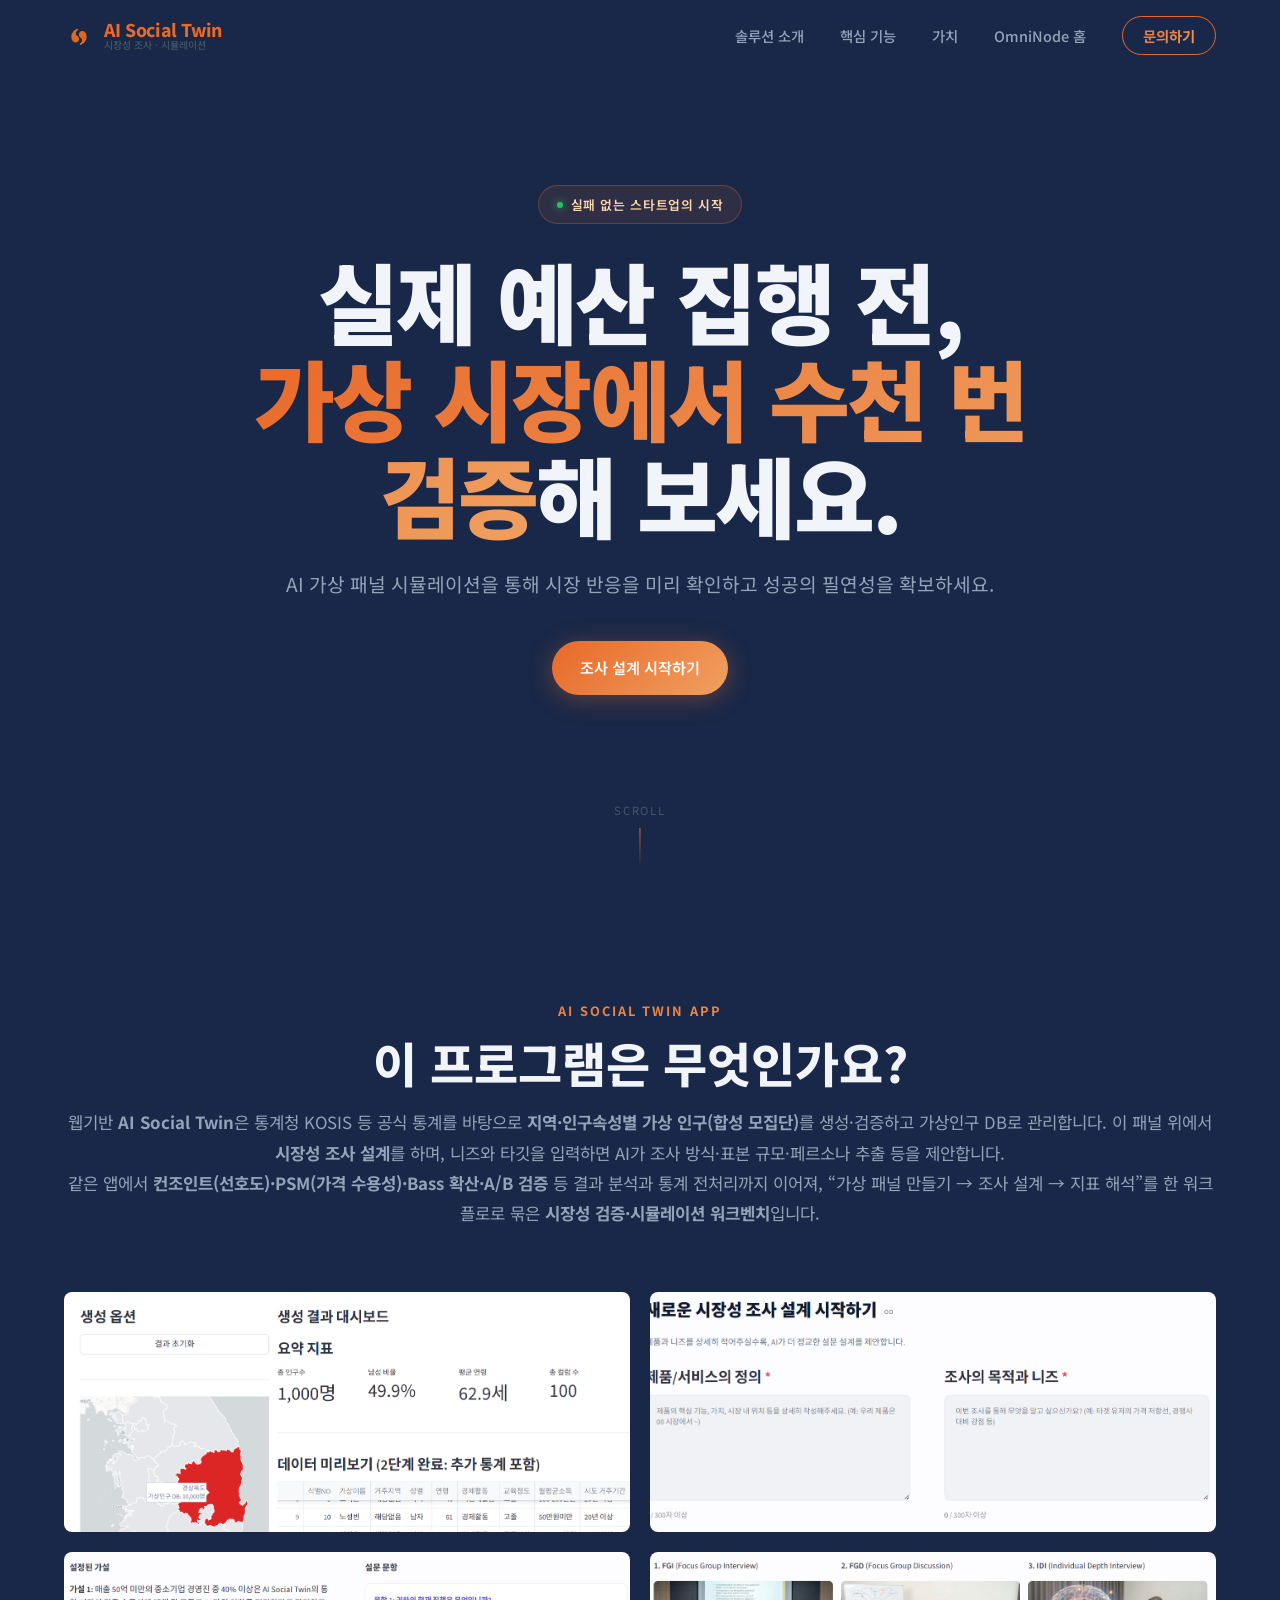
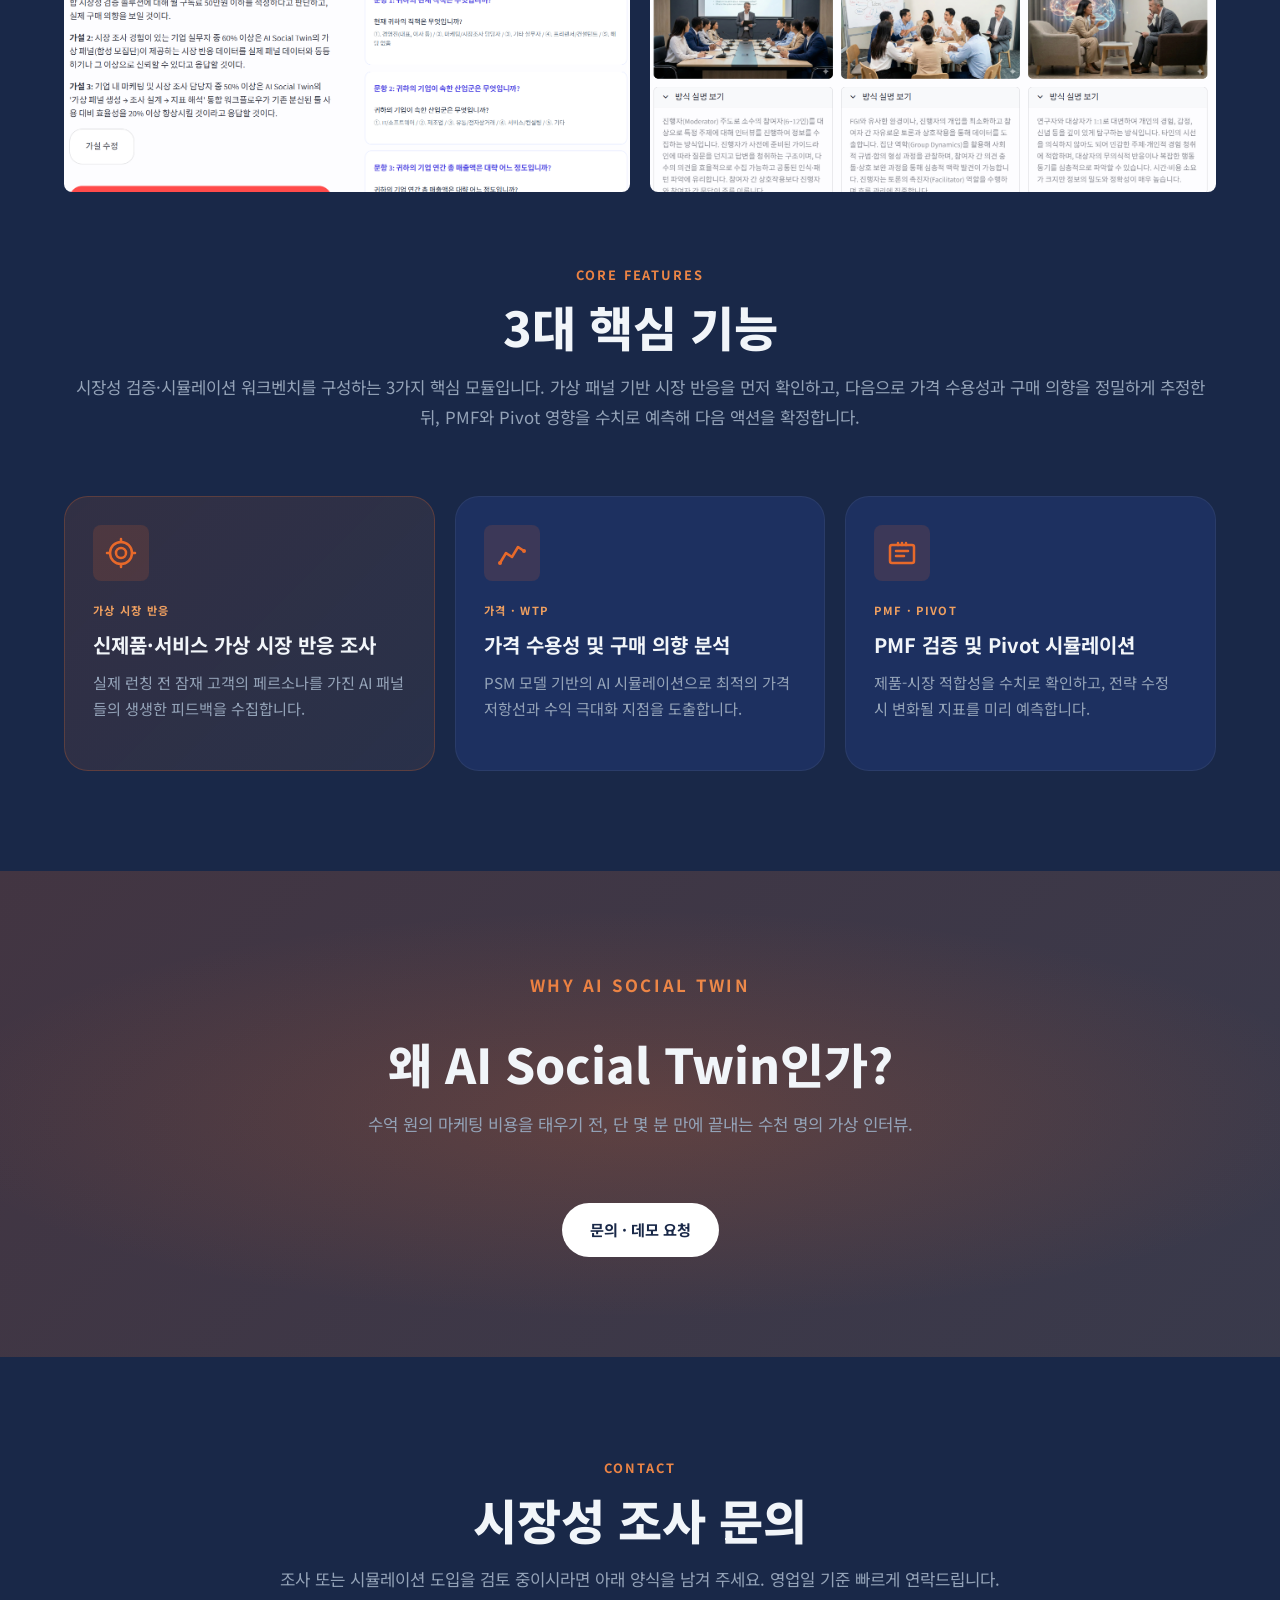
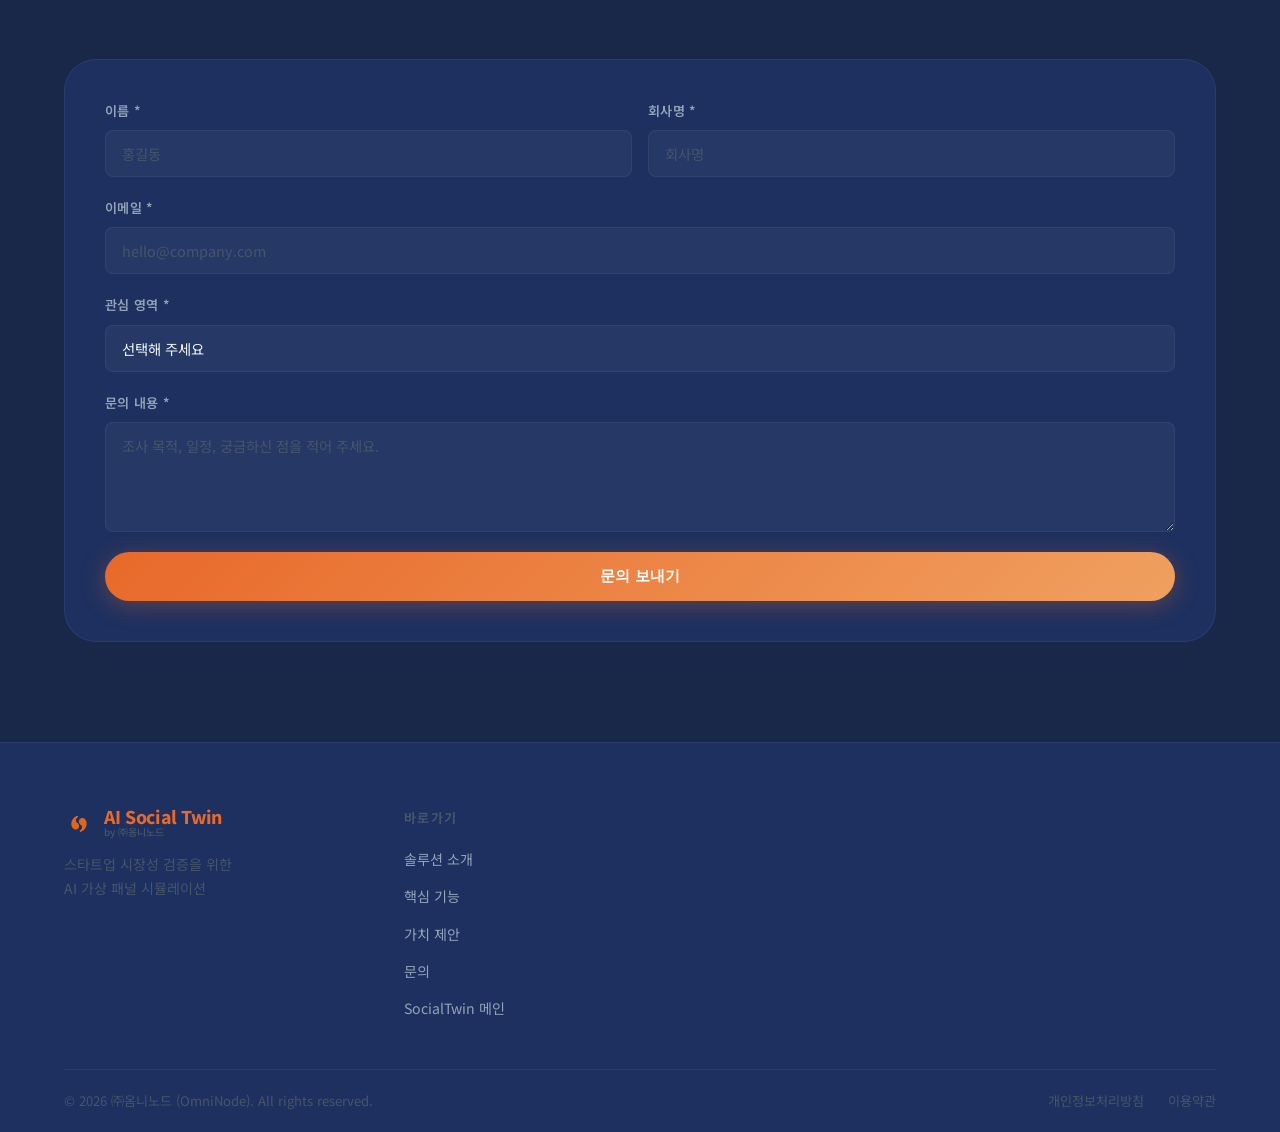
<file: index.html>
<!DOCTYPE html>
<html lang="ko">
<head>
  <meta charset="UTF-8" />
  <meta name="viewport" content="width=device-width, initial-scale=1.0" />
  <title>Social Simulation</title>
  <meta http-equiv="refresh" content="0; url=./userpage/market-survey.html" />
</head>
<body>
  <noscript>
    <p>
      자바스크립트를 사용하지 않으면 아래 링크를 클릭해주세요:
      <a href="./userpage/market-survey.html">market-survey</a>
    </p>
  </noscript>
  <script>
    window.location.href = "./userpage/market-survey.html";
  </script>
</body>
</html>
</file>
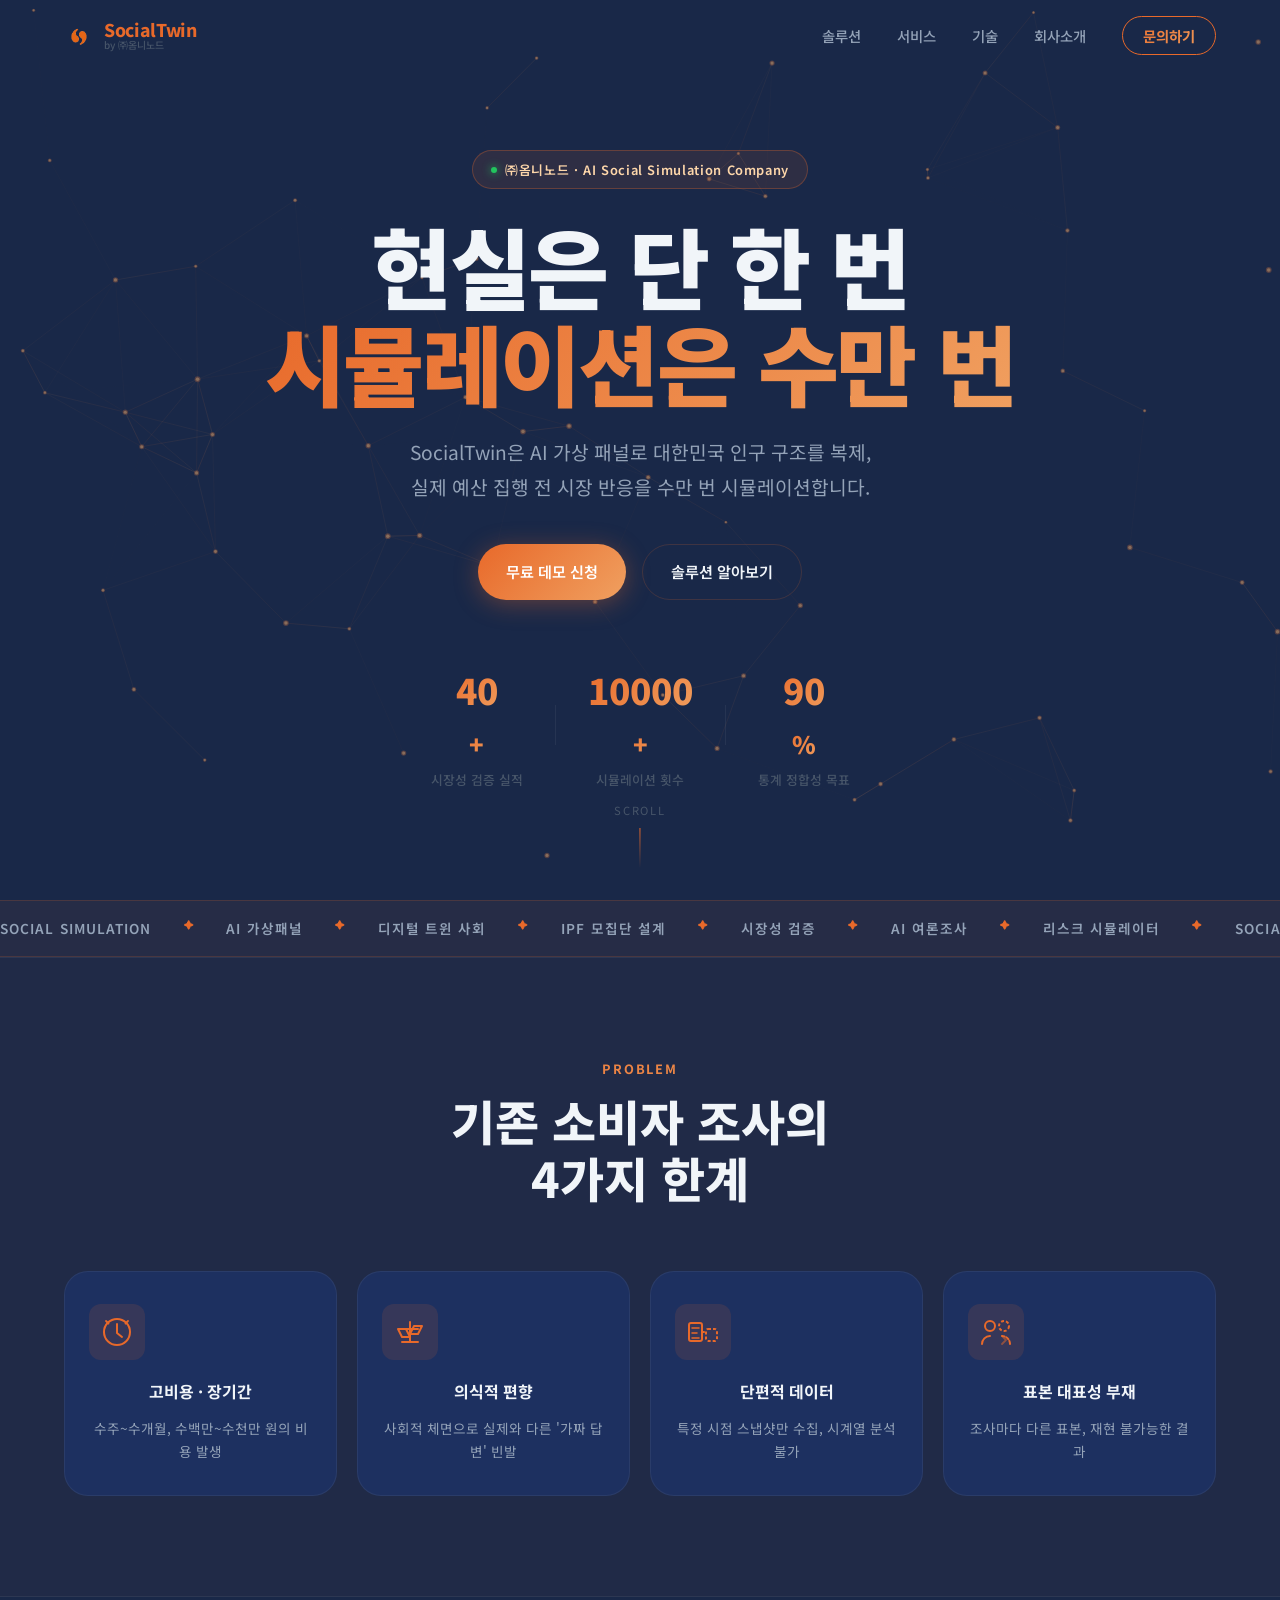
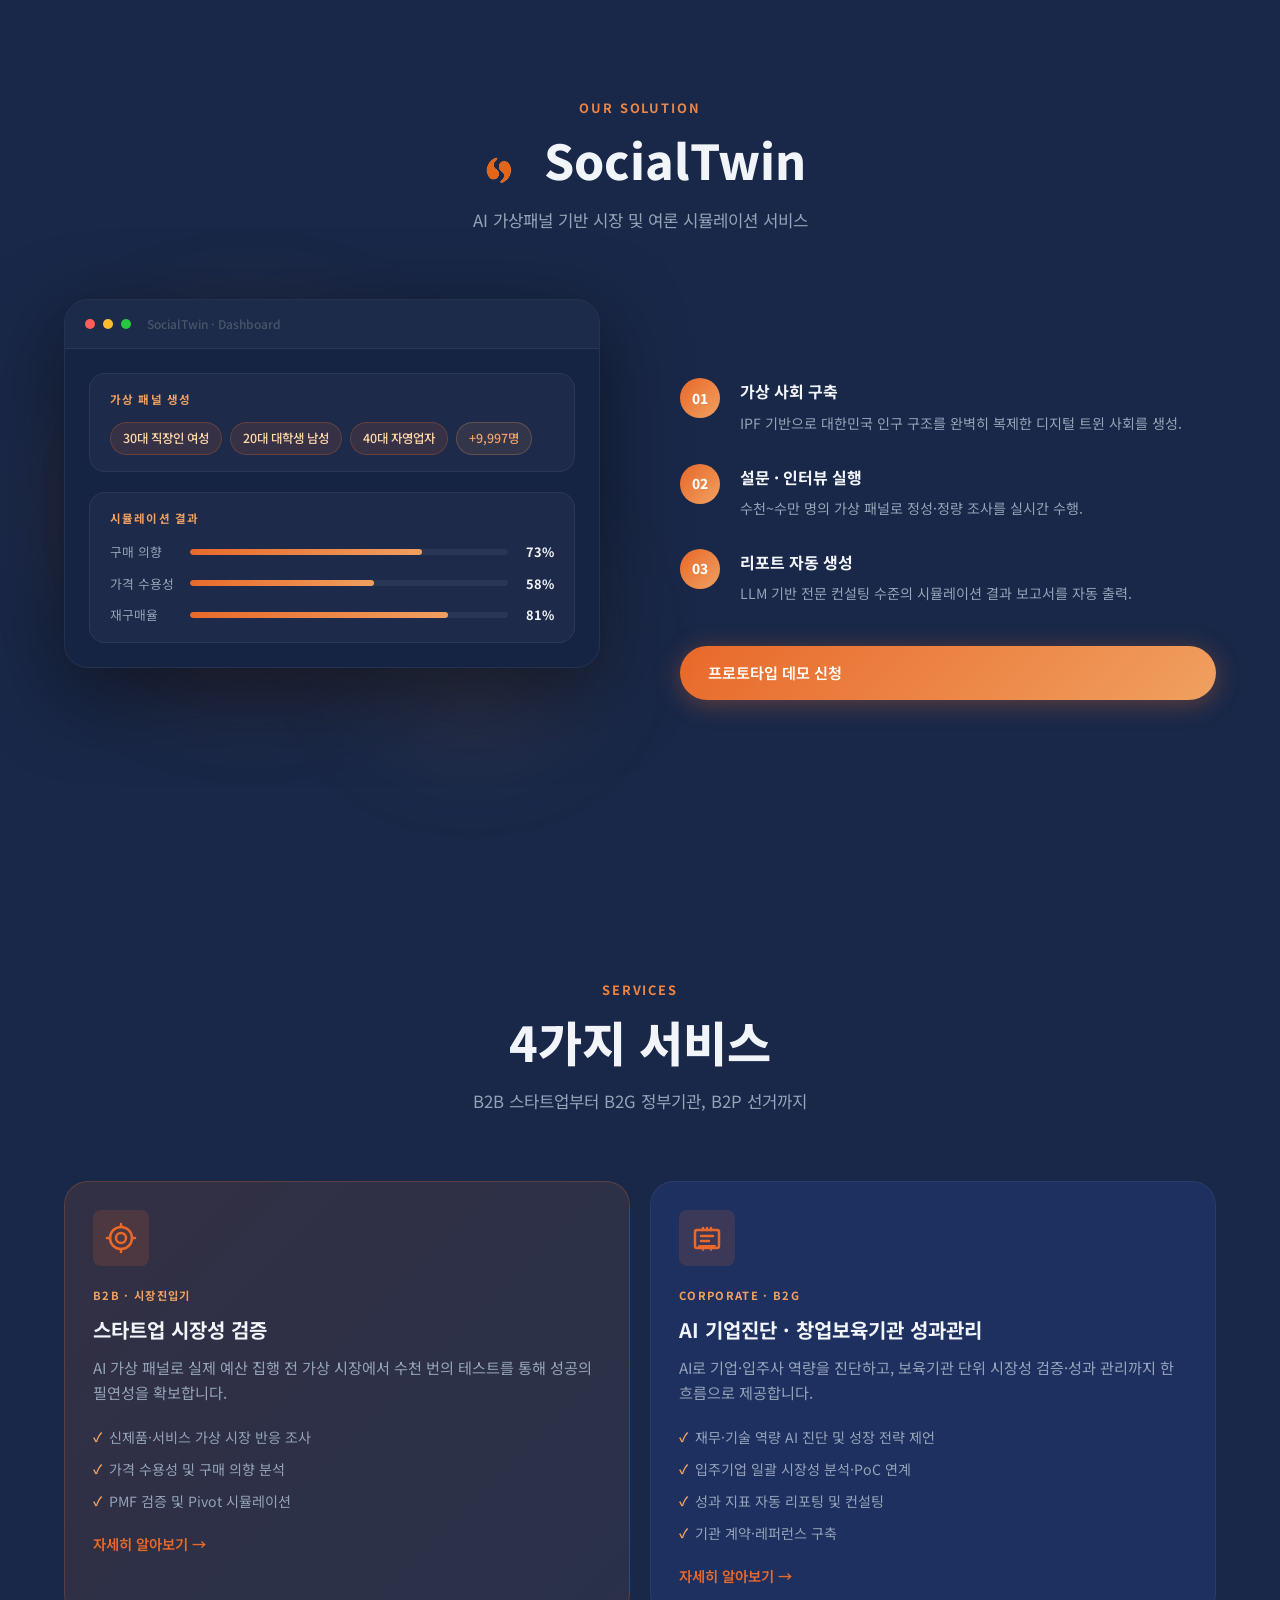
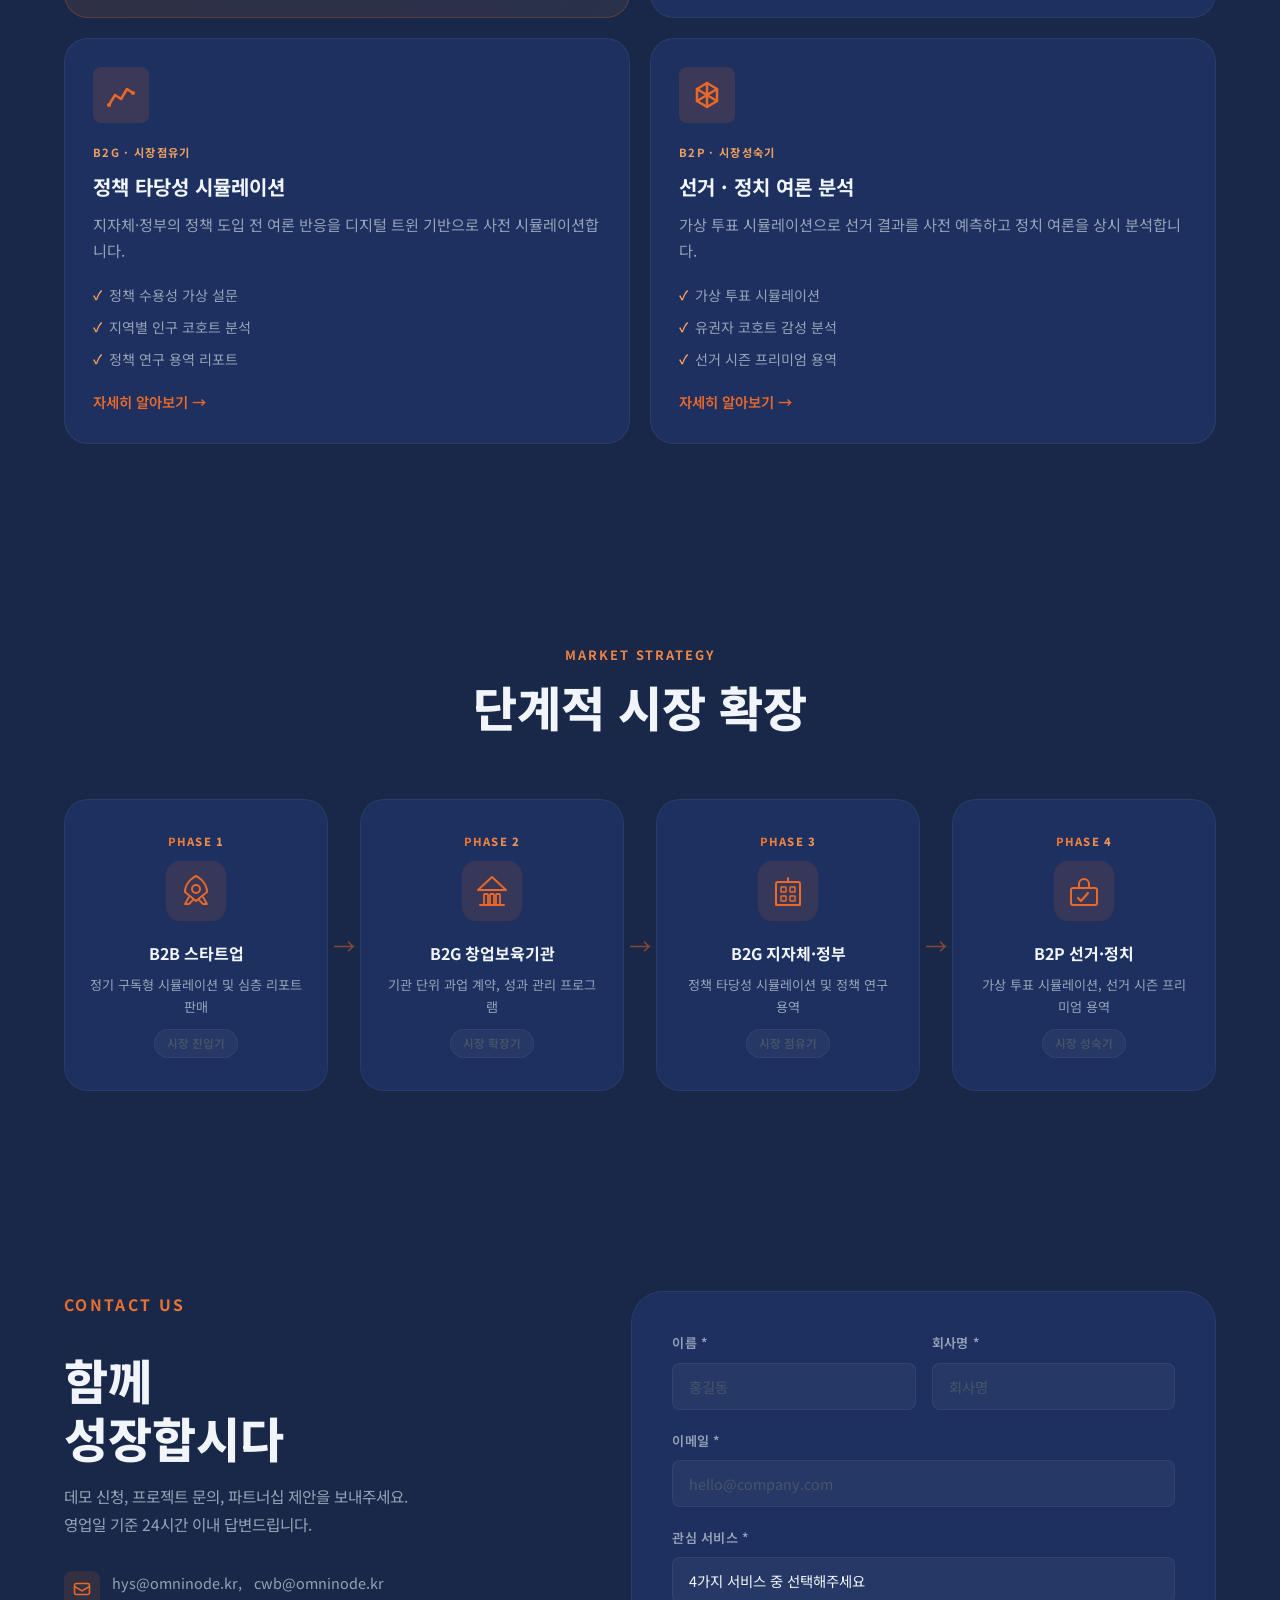
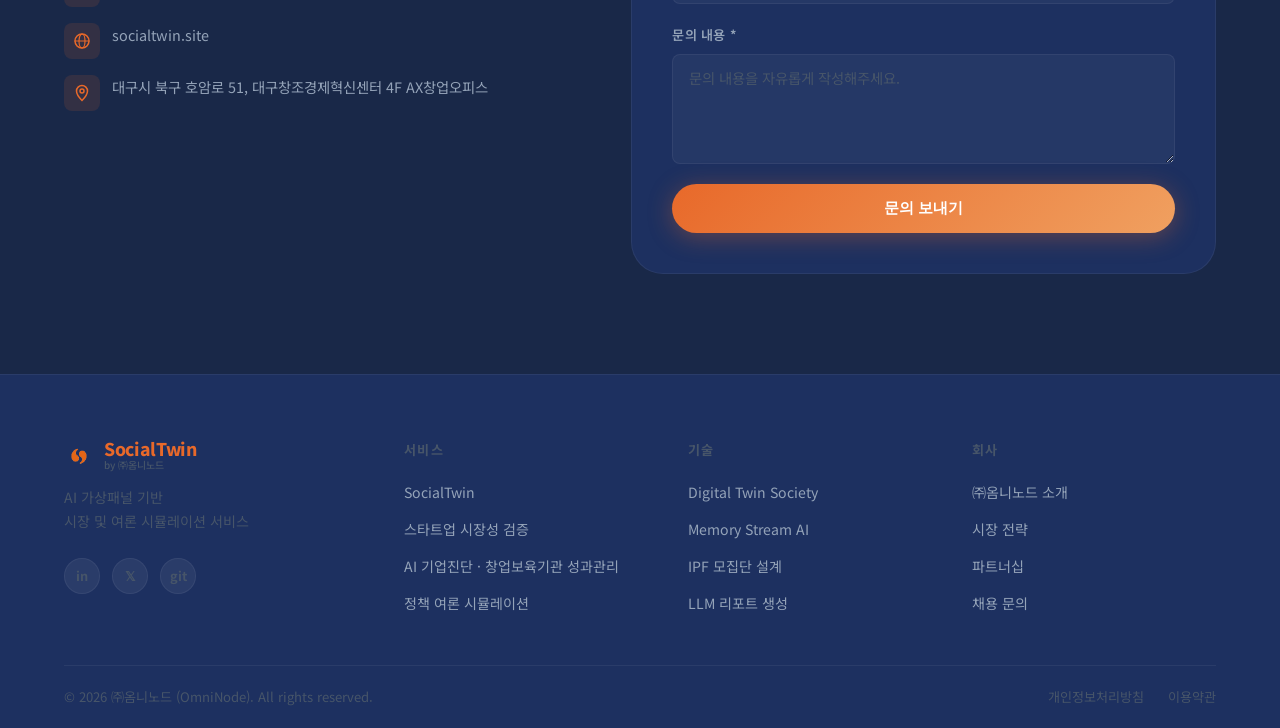
<file: homepage/index.html>
<!DOCTYPE html>
<html lang="ko">
<head>
  <meta charset="UTF-8" />
  <meta name="viewport" content="width=device-width, initial-scale=1.0" />
  <title>SocialTwin | ㈜옴니노드 — AI 가상패널 솔루션</title>
  <link rel="stylesheet" href="styles.css?v=2" />
  <link rel="preconnect" href="https://fonts.googleapis.com" />
  <link rel="preconnect" href="https://fonts.gstatic.com" crossorigin />
  <link href="https://fonts.googleapis.com/css2?family=Inter:wght@300;400;500;600;700;800;900&family=Noto+Sans+KR:wght@300;400;500;600;700;800;900&display=swap" rel="stylesheet" />
</head>
<body>

  <!-- NAV -->
  <nav class="nav" id="nav">
    <div class="nav__inner">
      <a href="index.html" class="nav__logo">
        <img src="socialtwin_icon.png" class="logo-img" alt="SocialTwin" style="width:30px;height:auto;flex-shrink:0;" />
        <div class="logo-texts">
          <span class="logo-product">SocialTwin</span>
          <span class="logo-company">by ㈜옴니노드</span>
        </div>
      </a>
      <ul class="nav__links">
        <li><a href="#product">솔루션</a></li>
        <li><a href="#services">서비스</a></li>
        <li><a href="socialtwin-detail.html#technology">기술</a></li>
        <li><a href="socialtwin-detail.html#about">회사소개</a></li>
        <li><a href="#contact" class="nav__cta">문의하기</a></li>
      </ul>
      <button class="nav__hamburger" id="hamburger" aria-label="메뉴 열기">
        <span></span><span></span><span></span>
      </button>
    </div>
    <div class="nav__mobile" id="mobileMenu">
      <ul>
        <li><a href="#product">솔루션</a></li>
        <li><a href="#services">서비스</a></li>
        <li><a href="socialtwin-detail.html#technology">기술</a></li>
        <li><a href="socialtwin-detail.html#about">회사소개</a></li>
        <li><a href="#contact">문의하기</a></li>
      </ul>
    </div>
  </nav>

  <!-- HERO -->
  <section class="hero" id="hero">
    <div class="hero__bg">
      <canvas id="networkCanvas"></canvas>
    </div>
    <div class="hero__content">
      <div class="hero__badge">
        <span class="badge-dot"></span>
        ㈜옴니노드 · AI Social Simulation Company
      </div>
      <h1 class="hero__title">
        현실은 단 한 번<br />
        <span class="gradient-text">시뮬레이션은 수만 번</span>
      </h1>
      <p class="hero__desc">
        SocialTwin은 AI 가상 패널로 대한민국 인구 구조를 복제,<br class="br-desktop"/>
        실제 예산 집행 전 시장 반응을 수만 번 시뮬레이션합니다.
      </p>
      <div class="hero__actions">
        <a href="#contact" class="btn btn--primary">무료 데모 신청</a>
        <a href="#product" class="btn btn--ghost">솔루션 알아보기</a>
      </div>
      <div class="hero__stats">
        <div class="stat">
          <span class="stat__num" data-target="40">0</span><span>+</span>
          <span class="stat__label">시장성 검증 실적</span>
        </div>
        <div class="stat__divider"></div>
        <div class="stat">
          <span class="stat__num" data-target="10000">0</span><span>+</span>
          <span class="stat__label">시뮬레이션 횟수</span>
        </div>
        <div class="stat__divider"></div>
        <div class="stat">
          <span class="stat__num" data-target="90">0</span><span>%</span>
          <span class="stat__label">통계 정합성 목표</span>
        </div>
      </div>
    </div>
    <div class="hero__scroll">
      <span>Scroll</span>
      <div class="scroll-line"></div>
    </div>
  </section>

  <!-- MARQUEE -->
  <div class="marquee-wrap">
    <div class="marquee">
      <span>Social Simulation</span>
      <span class="sep">✦</span>
      <span>AI 가상패널</span>
      <span class="sep">✦</span>
      <span>디지털 트윈 사회</span>
      <span class="sep">✦</span>
      <span>IPF 모집단 설계</span>
      <span class="sep">✦</span>
      <span>시장성 검증</span>
      <span class="sep">✦</span>
      <span>AI 여론조사</span>
      <span class="sep">✦</span>
      <span>리스크 시뮬레이터</span>
      <span class="sep">✦</span>
      <span>SocialTwin</span>
      <span class="sep">✦</span>
      <span>AI 가상패널</span>
      <span class="sep">✦</span>
      <span>디지털 트윈 사회</span>
      <span class="sep">✦</span>
      <span>IPF 모집단 설계</span>
      <span class="sep">✦</span>
      <span>시장성 검증</span>
      <span class="sep">✦</span>
      <span>AI 여론조사</span>
      <span class="sep">✦</span>
      <span>리스크 시뮬레이터</span>
      <span class="sep">✦</span>
    </div>
  </div>

  <!-- PAIN POINTS -->
  <section class="pain" id="pain">
    <div class="container">
      <div class="section-header">
        <p class="section-eyebrow">Problem</p>
        <h2 class="section-title">기존 소비자 조사의<br/>4가지 한계</h2>
      </div>
      <div class="pain__grid">
        <div class="pain-card">
          <div class="pain-card__icon">
            <svg width="36" height="36" viewBox="0 0 36 36" fill="none">
              <circle cx="18" cy="18" r="13" stroke="currentColor" stroke-width="2"/>
              <path d="M18 10v9l5 4" stroke="currentColor" stroke-width="2" stroke-linecap="round" stroke-linejoin="round"/>
              <path d="M7 7l2.5 2.5M29 7l-2.5 2.5" stroke="currentColor" stroke-width="1.8" stroke-linecap="round"/>
            </svg>
          </div>
          <h4>고비용 · 장기간</h4>
          <p>수주~수개월, 수백만~수천만 원의 비용 발생</p>
        </div>
        <div class="pain-card">
          <div class="pain-card__icon">
            <svg width="36" height="36" viewBox="0 0 36 36" fill="none">
              <path d="M18 8v20M10 28h16" stroke="currentColor" stroke-width="2" stroke-linecap="round"/>
              <path d="M10 15H6l4 8h8l-4-8zM26 12h4l-4 8h-8l4-8z" stroke="currentColor" stroke-width="2" stroke-linejoin="round"/>
              <path d="M10 15h16" stroke="currentColor" stroke-width="2" stroke-linecap="round"/>
            </svg>
          </div>
          <h4>의식적 편향</h4>
          <p>사회적 체면으로 실제와 다른 '가짜 답변' 빈발</p>
        </div>
        <div class="pain-card">
          <div class="pain-card__icon">
            <svg width="36" height="36" viewBox="0 0 36 36" fill="none">
              <rect x="4" y="9" width="13" height="18" rx="2" stroke="currentColor" stroke-width="2"/>
              <rect x="21" y="15" width="11" height="12" rx="2" stroke="currentColor" stroke-width="2" stroke-dasharray="3 2"/>
              <path d="M17 18h4" stroke="currentColor" stroke-width="2" stroke-linecap="round" stroke-dasharray="2 2"/>
              <path d="M7 14h7M7 19h5M7 24h7" stroke="currentColor" stroke-width="1.5" stroke-linecap="round"/>
            </svg>
          </div>
          <h4>단편적 데이터</h4>
          <p>특정 시점 스냅샷만 수집, 시계열 분석 불가</p>
        </div>
        <div class="pain-card">
          <div class="pain-card__icon">
            <svg width="36" height="36" viewBox="0 0 36 36" fill="none">
              <circle cx="12" cy="12" r="5" stroke="currentColor" stroke-width="2"/>
              <path d="M4 30c0-4.4 3.6-8 8-8" stroke="currentColor" stroke-width="2" stroke-linecap="round"/>
              <circle cx="26" cy="12" r="5" stroke="currentColor" stroke-width="2" stroke-dasharray="3 2"/>
              <path d="M32 30c0-4.4-3.6-8-8-8" stroke="currentColor" stroke-width="2" stroke-linecap="round" stroke-dasharray="3 2"/>
              <path d="M24 22l4 4-4 4" stroke="currentColor" stroke-width="1.8" stroke-linecap="round" stroke-linejoin="round" opacity="0.5"/>
            </svg>
          </div>
          <h4>표본 대표성 부재</h4>
          <p>조사마다 다른 표본, 재현 불가능한 결과</p>
        </div>
      </div>
    </div>
  </section>

  <!-- PRODUCT -->
  <section class="product" id="product">
    <div class="container">
      <div class="section-header">
        <p class="section-eyebrow">Our Solution</p>
        <h2 class="section-title">
          <img src="socialtwin_icon.png" class="section-logo" alt="SocialTwin" style="width:44px;height:auto;vertical-align:middle;margin-right:8px;" />
          SocialTwin
        </h2>
        <p class="section-desc">AI 가상패널 기반 시장 및 여론 시뮬레이션 서비스</p>
      </div>
      <div class="product__grid">
        <div class="product__visual">
          <div class="product__orb product__orb--1"></div>
          <div class="product__orb product__orb--2"></div>
          <div class="product__screen">
            <div class="screen__header">
              <span class="screen__dot red"></span>
              <span class="screen__dot yellow"></span>
              <span class="screen__dot green"></span>
              <span class="screen__title">SocialTwin · Dashboard</span>
            </div>
            <div class="screen__body">
              <div class="screen__panel">
                <div class="screen__label">가상 패널 생성</div>
                <div class="screen__personas">
                  <div class="persona">30대 직장인 여성</div>
                  <div class="persona">20대 대학생 남성</div>
                  <div class="persona">40대 자영업자</div>
                  <div class="persona persona--more">+9,997명</div>
                </div>
              </div>
              <div class="screen__panel">
                <div class="screen__label">시뮬레이션 결과</div>
                <div class="screen__bars">
                  <div class="screen__bar-item">
                    <span>구매 의향</span>
                    <div class="screen__bar-track"><div class="screen__bar-fill" style="width:73%"></div></div>
                    <span>73%</span>
                  </div>
                  <div class="screen__bar-item">
                    <span>가격 수용성</span>
                    <div class="screen__bar-track"><div class="screen__bar-fill" style="width:58%"></div></div>
                    <span>58%</span>
                  </div>
                  <div class="screen__bar-item">
                    <span>재구매율</span>
                    <div class="screen__bar-track"><div class="screen__bar-fill" style="width:81%"></div></div>
                    <span>81%</span>
                  </div>
                </div>
              </div>
            </div>
          </div>
        </div>
        <div class="product__text">
          <div class="product__feature">
            <div class="product__feature-num">01</div>
            <div>
              <strong>가상 사회 구축</strong>
              <p>IPF 기반으로 대한민국 인구 구조를 완벽히 복제한 디지털 트윈 사회를 생성.</p>
            </div>
          </div>
          <div class="product__feature">
            <div class="product__feature-num">02</div>
            <div>
              <strong>설문 · 인터뷰 실행</strong>
              <p>수천~수만 명의 가상 패널로 정성·정량 조사를 실시간 수행.</p>
            </div>
          </div>
          <div class="product__feature">
            <div class="product__feature-num">03</div>
            <div>
              <strong>리포트 자동 생성</strong>
              <p>LLM 기반 전문 컨설팅 수준의 시뮬레이션 결과 보고서를 자동 출력.</p>
            </div>
          </div>
          <a href="#contact" class="btn btn--primary" style="margin-top:12px">프로토타입 데모 신청</a>
        </div>
      </div>
    </div>
  </section>

  <!-- SERVICES -->
  <section class="services" id="services">
    <div class="container">
      <div class="section-header">
        <p class="section-eyebrow">Services</p>
        <h2 class="section-title">4가지 서비스</h2>
        <p class="section-desc">B2B 스타트업부터 B2G 정부기관, B2P 선거까지</p>
      </div>

      <div class="services__grid">

        <div class="service-card service-card--featured service-card--compact">
          <div class="service-card__icon">
            <svg width="32" height="32" viewBox="0 0 32 32" fill="none">
              <circle cx="16" cy="16" r="11" stroke="currentColor" stroke-width="2.5"/>
              <circle cx="16" cy="16" r="5" stroke="currentColor" stroke-width="2.5"/>
              <path d="M16 5V2M16 30V27M5 16H2M30 16H27" stroke="currentColor" stroke-width="2.5" stroke-linecap="round"/>
            </svg>
          </div>
          <div class="service-card__tag">B2B · 시장진입기</div>
          <h3>스타트업 시장성 검증</h3>
          <p>AI 가상 패널로 실제 예산 집행 전 가상 시장에서 수천 번의 테스트를 통해 성공의 필연성을 확보합니다.</p>
          <ul class="service-card__features">
            <li>신제품·서비스 가상 시장 반응 조사</li>
            <li>가격 수용성 및 구매 의향 분석</li>
            <li>PMF 검증 및 Pivot 시뮬레이션</li>
          </ul>
          <a href="socialtwin-detail.html#technology" class="service-card__link" target="_blank" rel="noopener noreferrer">자세히 알아보기 →</a>
        </div>

        <div class="service-card service-card--compact">
          <div class="service-card__icon">
            <svg width="32" height="32" viewBox="0 0 32 32" fill="none">
              <rect x="4" y="8" width="24" height="18" rx="2" stroke="currentColor" stroke-width="2.5"/>
              <path d="M10 14H22M10 19H18" stroke="currentColor" stroke-width="2.5" stroke-linecap="round"/>
              <path d="M16 8V6M12 8V6M20 8V6" stroke="currentColor" stroke-width="2.5" stroke-linecap="round"/>
              <path d="M8 24h16" stroke="currentColor" stroke-width="2" stroke-linecap="round"/>
              <path d="M12 24v4M20 24v4" stroke="currentColor" stroke-width="1.8" stroke-linecap="round"/>
            </svg>
          </div>
          <div class="service-card__tag">Corporate · B2G</div>
          <h3>AI 기업진단 · 창업보육기관 성과관리</h3>
          <p>AI로 기업·입주사 역량을 진단하고, 보육기관 단위 시장성 검증·성과 관리까지 한 흐름으로 제공합니다.</p>
          <ul class="service-card__features">
            <li>재무·기술 역량 AI 진단 및 성장 전략 제언</li>
            <li>입주기업 일괄 시장성 분석·PoC 연계</li>
            <li>성과 지표 자동 리포팅 및 컨설팅</li>
            <li>기관 계약·레퍼런스 구축</li>
          </ul>
          <a href="service-coming-soon.html?service=corp" class="service-card__link" target="_blank" rel="noopener noreferrer">자세히 알아보기 →</a>
        </div>

        <div class="service-card service-card--compact">
          <div class="service-card__icon">
            <svg width="32" height="32" viewBox="0 0 32 32" fill="none">
              <path d="M4 26L10 16L16 20L22 10L28 14" stroke="currentColor" stroke-width="2.5" stroke-linecap="round" stroke-linejoin="round"/>
              <circle cx="4" cy="26" r="2" fill="currentColor"/>
              <circle cx="28" cy="14" r="2" fill="currentColor"/>
            </svg>
          </div>
          <div class="service-card__tag">B2G · 시장점유기</div>
          <h3>정책 타당성 시뮬레이션</h3>
          <p>지자체·정부의 정책 도입 전 여론 반응을 디지털 트윈 기반으로 사전 시뮬레이션합니다.</p>
          <ul class="service-card__features">
            <li>정책 수용성 가상 설문</li>
            <li>지역별 인구 코호트 분석</li>
            <li>정책 연구 용역 리포트</li>
          </ul>
          <a href="service-coming-soon.html?service=policy" class="service-card__link" target="_blank" rel="noopener noreferrer">자세히 알아보기 →</a>
        </div>

        <div class="service-card service-card--compact">
          <div class="service-card__icon">
            <svg width="32" height="32" viewBox="0 0 32 32" fill="none">
              <path d="M16 4L6 10V22L16 28L26 22V10L16 4Z" stroke="currentColor" stroke-width="2.5" stroke-linejoin="round"/>
              <path d="M16 4V28M6 10L26 22M26 10L6 22" stroke="currentColor" stroke-width="2.5" stroke-linecap="round"/>
            </svg>
          </div>
          <div class="service-card__tag">B2P · 시장성숙기</div>
          <h3>선거 · 정치 여론 분석</h3>
          <p>가상 투표 시뮬레이션으로 선거 결과를 사전 예측하고 정치 여론을 상시 분석합니다.</p>
          <ul class="service-card__features">
            <li>가상 투표 시뮬레이션</li>
            <li>유권자 코호트 감성 분석</li>
            <li>선거 시즌 프리미엄 용역</li>
          </ul>
          <a href="service-coming-soon.html?service=election" class="service-card__link" target="_blank" rel="noopener noreferrer">자세히 알아보기 →</a>
        </div>

      </div>
    </div>
  </section>

  <!-- MARKET -->
  <section class="market" id="market">
    <div class="container">
      <div class="section-header">
        <p class="section-eyebrow">Market Strategy</p>
        <h2 class="section-title">단계적 시장 확장</h2>
      </div>
      <div class="market__steps">
        <div class="market__step">
          <div class="market__step-badge">Phase 1</div>
          <div class="market__step-icon">
            <svg width="38" height="38" viewBox="0 0 38 38" fill="none">
              <path d="M19 4c0 0 11 5 11 16l-11 9-11-9C8 9 19 4 19 4z" stroke="currentColor" stroke-width="2" stroke-linejoin="round"/>
              <circle cx="19" cy="17" r="4" stroke="currentColor" stroke-width="2"/>
              <path d="M12 25l-4 7h4l4-4M26 25l4 7h-4l-4-4" stroke="currentColor" stroke-width="1.8" stroke-linecap="round" stroke-linejoin="round"/>
            </svg>
          </div>
          <h4>B2B 스타트업</h4>
          <p>정기 구독형 시뮬레이션 및 심층 리포트 판매</p>
          <div class="market__step-period">시장 진입기</div>
        </div>
        <div class="market__arrow">→</div>
        <div class="market__step">
          <div class="market__step-badge">Phase 2</div>
          <div class="market__step-icon">
            <svg width="38" height="38" viewBox="0 0 38 38" fill="none">
              <path d="M7 33h24M5 18h28M19 5L33 18H5L19 5z" stroke="currentColor" stroke-width="2" stroke-linecap="round" stroke-linejoin="round"/>
              <rect x="11" y="22" width="4" height="11" rx="1" stroke="currentColor" stroke-width="1.8"/>
              <rect x="17" y="22" width="4" height="11" rx="1" stroke="currentColor" stroke-width="1.8"/>
              <rect x="23" y="22" width="4" height="11" rx="1" stroke="currentColor" stroke-width="1.8"/>
            </svg>
          </div>
          <h4>B2G 창업보육기관</h4>
          <p>기관 단위 과업 계약, 성과 관리 프로그램</p>
          <div class="market__step-period">시장 확장기</div>
        </div>
        <div class="market__arrow">→</div>
        <div class="market__step">
          <div class="market__step-badge">Phase 3</div>
          <div class="market__step-icon">
            <svg width="38" height="38" viewBox="0 0 38 38" fill="none">
              <rect x="7" y="10" width="24" height="23" rx="2" stroke="currentColor" stroke-width="2"/>
              <path d="M7 33h24" stroke="currentColor" stroke-width="2" stroke-linecap="round"/>
              <rect x="12" y="15" width="5" height="5" rx="0.5" stroke="currentColor" stroke-width="1.5"/>
              <rect x="21" y="15" width="5" height="5" rx="0.5" stroke="currentColor" stroke-width="1.5"/>
              <rect x="12" y="24" width="5" height="5" rx="0.5" stroke="currentColor" stroke-width="1.5"/>
              <rect x="21" y="24" width="5" height="5" rx="0.5" stroke="currentColor" stroke-width="1.5"/>
              <path d="M19 6v4" stroke="currentColor" stroke-width="2" stroke-linecap="round"/>
            </svg>
          </div>
          <h4>B2G 지자체·정부</h4>
          <p>정책 타당성 시뮬레이션 및 정책 연구 용역</p>
          <div class="market__step-period">시장 점유기</div>
        </div>
        <div class="market__arrow">→</div>
        <div class="market__step">
          <div class="market__step-badge">Phase 4</div>
          <div class="market__step-icon">
            <svg width="38" height="38" viewBox="0 0 38 38" fill="none">
              <rect x="6" y="16" width="26" height="17" rx="2" stroke="currentColor" stroke-width="2"/>
              <path d="M14 16v-4a5 5 0 0110 0v4" stroke="currentColor" stroke-width="2" stroke-linecap="round"/>
              <path d="M13 26l3 3 7-8" stroke="currentColor" stroke-width="2.2" stroke-linecap="round" stroke-linejoin="round"/>
            </svg>
          </div>
          <h4>B2P 선거·정치</h4>
          <p>가상 투표 시뮬레이션, 선거 시즌 프리미엄 용역</p>
          <div class="market__step-period">시장 성숙기</div>
        </div>
      </div>
    </div>
  </section>

  <!-- CONTACT -->
  <section class="contact" id="contact">
    <div class="container">
      <div class="contact__grid">
        <div class="contact__info">
          <p class="section-eyebrow">Contact Us</p>
          <h2 class="section-title" style="text-align:left">함께<br/>성장합시다</h2>
          <p>데모 신청, 프로젝트 문의, 파트너십 제안을 보내주세요.<br/>영업일 기준 24시간 이내 답변드립니다.</p>
          <div class="contact__details">
            <div class="contact__detail">
              <span class="detail-icon">
                <svg width="18" height="18" viewBox="0 0 18 18" fill="none">
                  <rect x="1.5" y="3.5" width="15" height="11" rx="2" stroke="currentColor" stroke-width="1.5"/>
                  <path d="M1.5 6.5l7.5 4.5 7.5-4.5" stroke="currentColor" stroke-width="1.5" stroke-linecap="round"/>
                </svg>
              </span>
              <span>hys@omninode.kr,</span>
              <span>cwb@omninode.kr</span>
            </div>
            <div class="contact__detail">
              <span class="detail-icon">
                <svg width="18" height="18" viewBox="0 0 18 18" fill="none">
                  <circle cx="9" cy="9" r="7" stroke="currentColor" stroke-width="1.5"/>
                  <ellipse cx="9" cy="9" rx="3" ry="7" stroke="currentColor" stroke-width="1.2"/>
                  <path d="M2 9h14" stroke="currentColor" stroke-width="1.2" stroke-linecap="round"/>
                </svg>
              </span>
              <span>socialtwin.site</span>
            </div>
            <div class="contact__detail">
              <span class="detail-icon">
                <svg width="18" height="18" viewBox="0 0 18 18" fill="none">
                  <path d="M9 1.5a5.5 5.5 0 015.5 5.5c0 4-5.5 9.5-5.5 9.5S3.5 11 3.5 7A5.5 5.5 0 019 1.5z" stroke="currentColor" stroke-width="1.5"/>
                  <circle cx="9" cy="7" r="2" stroke="currentColor" stroke-width="1.5"/>
                </svg>
              </span>
              <span>대구시 북구 호암로 51, 대구창조경제혁신센터 4F AX창업오피스</span>
            </div>
          </div>
        </div>
        <form class="contact__form" id="contactForm" action="https://formspree.io/f/xwvwokke" method="POST">
          <input type="hidden" name="_subject" value="㈜옴니노드 홈페이지 문의" />
          <input type="text" name="_gotcha" class="form__hp" tabindex="-1" autocomplete="off" aria-hidden="true" />
          <div class="form__row">
            <div class="form__group">
              <label for="contactName">이름 *</label>
              <input id="contactName" name="name" type="text" placeholder="홍길동" required />
            </div>
            <div class="form__group">
              <label for="contactCompany">회사명 *</label>
              <input id="contactCompany" name="company" type="text" placeholder="회사명" required />
            </div>
          </div>
          <div class="form__group">
            <label for="contactEmail">이메일 *</label>
            <input id="contactEmail" name="email" type="email" placeholder="hello@company.com" required />
          </div>
          <div class="form__group">
            <label for="contactService">관심 서비스 *</label>
            <select id="contactService" name="service" required>
              <option value="">4가지 서비스 중 선택해주세요</option>
              <option value="스타트업 시장성 검증">스타트업 시장성 검증</option>
              <option value="AI 기업진단 · 창업보육기관 성과관리">AI 기업진단 · 창업보육기관 성과관리</option>
              <option value="정책 타당성 시뮬레이션">정책 타당성 시뮬레이션</option>
              <option value="선거 · 정치 여론 분석">선거 · 정치 여론 분석</option>
            </select>
          </div>
          <div class="form__group">
            <label for="contactMessage">문의 내용 *</label>
            <textarea id="contactMessage" name="message" rows="4" placeholder="문의 내용을 자유롭게 작성해주세요." required></textarea>
          </div>
          <button type="submit" class="btn btn--primary btn--full">문의 보내기</button>
        </form>
      </div>
    </div>
  </section>

  <!-- FOOTER -->
  <footer class="footer">
    <div class="container">
      <div class="footer__top">
        <div class="footer__brand">
          <a href="index.html" class="nav__logo" style="margin-bottom:16px;display:flex;">
            <img src="socialtwin_icon.png" class="logo-img" alt="SocialTwin" style="width:30px;height:auto;flex-shrink:0;" />
            <div class="logo-texts">
              <span class="logo-product">SocialTwin</span>
              <span class="logo-company">by ㈜옴니노드</span>
            </div>
          </a>
          <p>AI 가상패널 기반<br/>시장 및 여론 시뮬레이션 서비스</p>
          <div class="footer__social">
            <a href="#" aria-label="LinkedIn">in</a>
            <a href="#" aria-label="Twitter">𝕏</a>
            <a href="#" aria-label="GitHub">git</a>
          </div>
        </div>
        <div class="footer__links">
          <div class="footer__col">
            <h5>서비스</h5>
            <ul>
              <li><a href="#product">SocialTwin</a></li>
              <li><a href="#services">스타트업 시장성 검증</a></li>
              <li><a href="#services">AI 기업진단 · 창업보육기관 성과관리</a></li>
              <li><a href="#services">정책 여론 시뮬레이션</a></li>
            </ul>
          </div>
          <div class="footer__col">
            <h5>기술</h5>
            <ul>
              <li><a href="socialtwin-detail.html#technology">Digital Twin Society</a></li>
              <li><a href="socialtwin-detail.html#technology">Memory Stream AI</a></li>
              <li><a href="socialtwin-detail.html#technology">IPF 모집단 설계</a></li>
              <li><a href="socialtwin-detail.html#technology">LLM 리포트 생성</a></li>
            </ul>
          </div>
          <div class="footer__col">
            <h5>회사</h5>
            <ul>
              <li><a href="socialtwin-detail.html#about">㈜옴니노드 소개</a></li>
              <li><a href="#market">시장 전략</a></li>
              <li><a href="#contact">파트너십</a></li>
              <li><a href="#contact">채용 문의</a></li>
            </ul>
          </div>
        </div>
      </div>
      <div class="footer__bottom">
        <p>© 2026 ㈜옴니노드 (OmniNode). All rights reserved.</p>
        <div class="footer__legal">
          <a href="#">개인정보처리방침</a>
          <a href="#">이용약관</a>
        </div>
      </div>
    </div>
  </footer>

  <!-- TOAST -->
  <div class="toast" id="toast">
    <span>✓</span> 문의가 성공적으로 전송되었습니다!
  </div>

  <script src="main.js"></script>
</body>
</html>
</file>
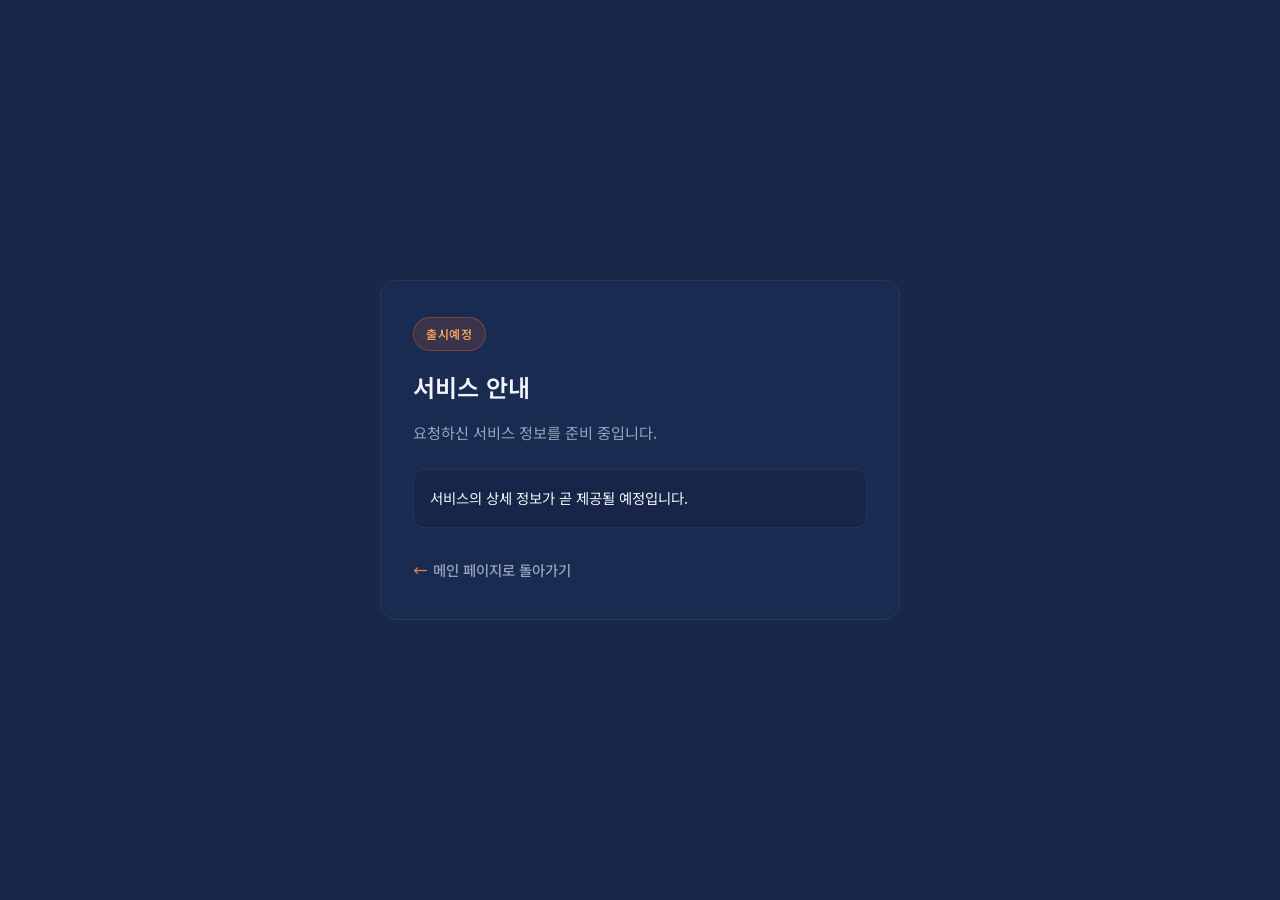
<file: homepage/service-coming-soon.html>
<!DOCTYPE html>
<html lang="ko">
<head>
  <meta charset="UTF-8" />
  <meta name="viewport" content="width=device-width, initial-scale=1.0" />
  <title>서비스 안내 | ㈜옴니노드</title>
  <link rel="preconnect" href="https://fonts.googleapis.com" />
  <link rel="preconnect" href="https://fonts.gstatic.com" crossorigin />
  <link href="https://fonts.googleapis.com/css2?family=Inter:wght@400;600&family=Noto+Sans+KR:wght@400;500;600&display=swap" rel="stylesheet" />
  <style>
    :root {
      --bg-dark: #192848;
      --text-primary: #f1f5f9;
      --text-secondary: #94a3b8;
      --indigo: #e8692a;
      --cyan: #f0a060;
      --gradient-main: linear-gradient(135deg, #e8692a 0%, #f0a060 100%);
      --radius-md: 16px;
      --border-soft: rgba(255,255,255,0.06);
      --font-body: 'Noto Sans KR', 'Inter', sans-serif;
    }
    * { box-sizing: border-box; margin: 0; padding: 0; }
    body {
      font-family: var(--font-body);
      background: var(--bg-dark);
      color: var(--text-primary);
      min-height: 100vh;
      display: flex;
      align-items: center;
      justify-content: center;
      padding: 24px;
      line-height: 1.7;
    }
    .wrap {
      max-width: 520px;
      width: 100%;
      background: rgba(29, 48, 96, 0.45);
      border: 1px solid var(--border-soft);
      border-radius: var(--radius-md);
      padding: 36px 32px;
    }
    .badge {
      display: inline-block;
      font-size: 12px;
      font-weight: 600;
      letter-spacing: 0.06em;
      text-transform: uppercase;
      color: var(--cyan);
      background: rgba(232, 105, 42, 0.15);
      border: 1px solid rgba(232, 105, 42, 0.35);
      padding: 6px 12px;
      border-radius: 999px;
      margin-bottom: 20px;
    }
    h1 {
      font-size: 1.5rem;
      font-weight: 600;
      margin-bottom: 16px;
      line-height: 1.35;
    }
    .desc {
      color: var(--text-secondary);
      font-size: 0.95rem;
      margin-bottom: 24px;
    }
    .note {
      font-size: 0.9rem;
      color: var(--text-primary);
      padding: 16px;
      border-radius: 10px;
      background: rgba(22, 36, 68, 0.6);
      border: 1px solid var(--border-soft);
      margin-bottom: 28px;
    }
    .back {
      display: inline-flex;
      align-items: center;
      gap: 6px;
      font-size: 0.9rem;
      font-weight: 500;
      color: var(--text-secondary);
      text-decoration: none;
      transition: color 0.2s;
    }
    .back:hover {
      color: var(--cyan);
    }
    .back span {
      background: var(--gradient-main);
      -webkit-background-clip: text;
      -webkit-text-fill-color: transparent;
      background-clip: text;
    }
  </style>
</head>
<body>
  <div class="wrap">
    <p class="badge">출시예정</p>
    <h1 id="title">서비스</h1>
    <p class="desc" id="desc"></p>
    <p class="note">서비스의 상세 정보가 곧 제공될 예정입니다.</p>
    <a class="back" href="index.html"><span>←</span> 메인 페이지로 돌아가기</a>
  </div>
  <script>
    const services = {
      corp: {
        title: 'AI 기업진단 · 창업보육기관 성과관리',
        desc: '기업 단위 AI 진단(재무·기술 역량, 성장 전략)과 창업보육기관의 입주기업 시장성 분석·성과 관리·PoC 연계·리포팅을 묶은 통합 서비스입니다. 출시에 맞춰 상세 범위와 과금을 안내할 예정입니다.'
      },
      policy: {
        title: '정책 타당성 시뮬레이션',
        desc: '지자체·정부의 정책 도입 전, 디지털 트윈 기반 가상 여론·수용성 시뮬레이션으로 타당성을 사전 검증합니다.'
      },
      election: {
        title: '선거 · 정치 여론 분석',
        desc: '가상 투표 시뮬레이션으로 선거 결과를 사전에 점검하고, 유권자 코호트별 정치·여론 동향을 상시 분석하는 서비스입니다.'
      }
    };

    const params = new URLSearchParams(window.location.search);
    let key = params.get('service') || '';
    const alias = { ai: 'corp', incubator: 'corp' };
    if (alias[key]) key = alias[key];
    const info = services[key];

    if (info) {
      document.getElementById('title').textContent = info.title;
      document.getElementById('desc').textContent = info.desc;
      document.title = info.title + ' | ㈜옴니노드';
    } else {
      document.getElementById('title').textContent = '서비스 안내';
      document.getElementById('desc').textContent = '요청하신 서비스 정보를 준비 중입니다.';
    }
  </script>
</body>
</html>
</file>
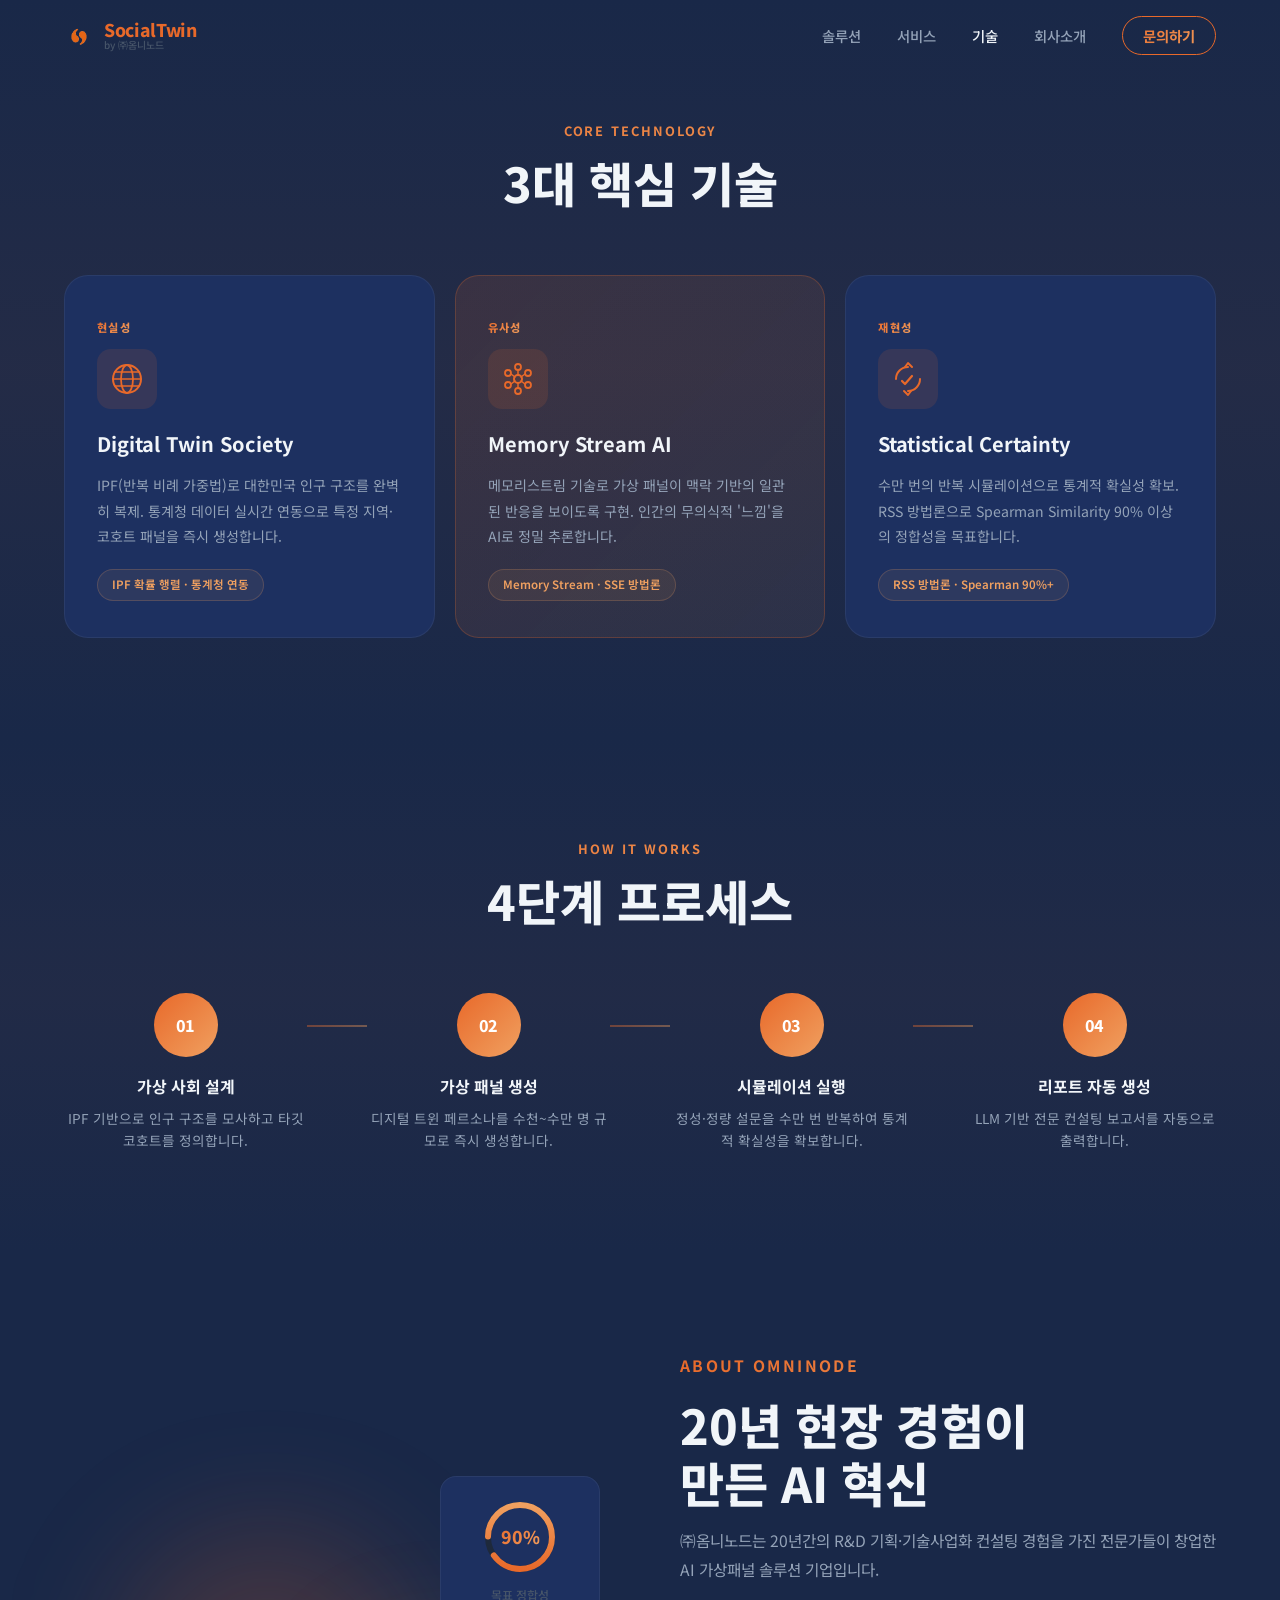
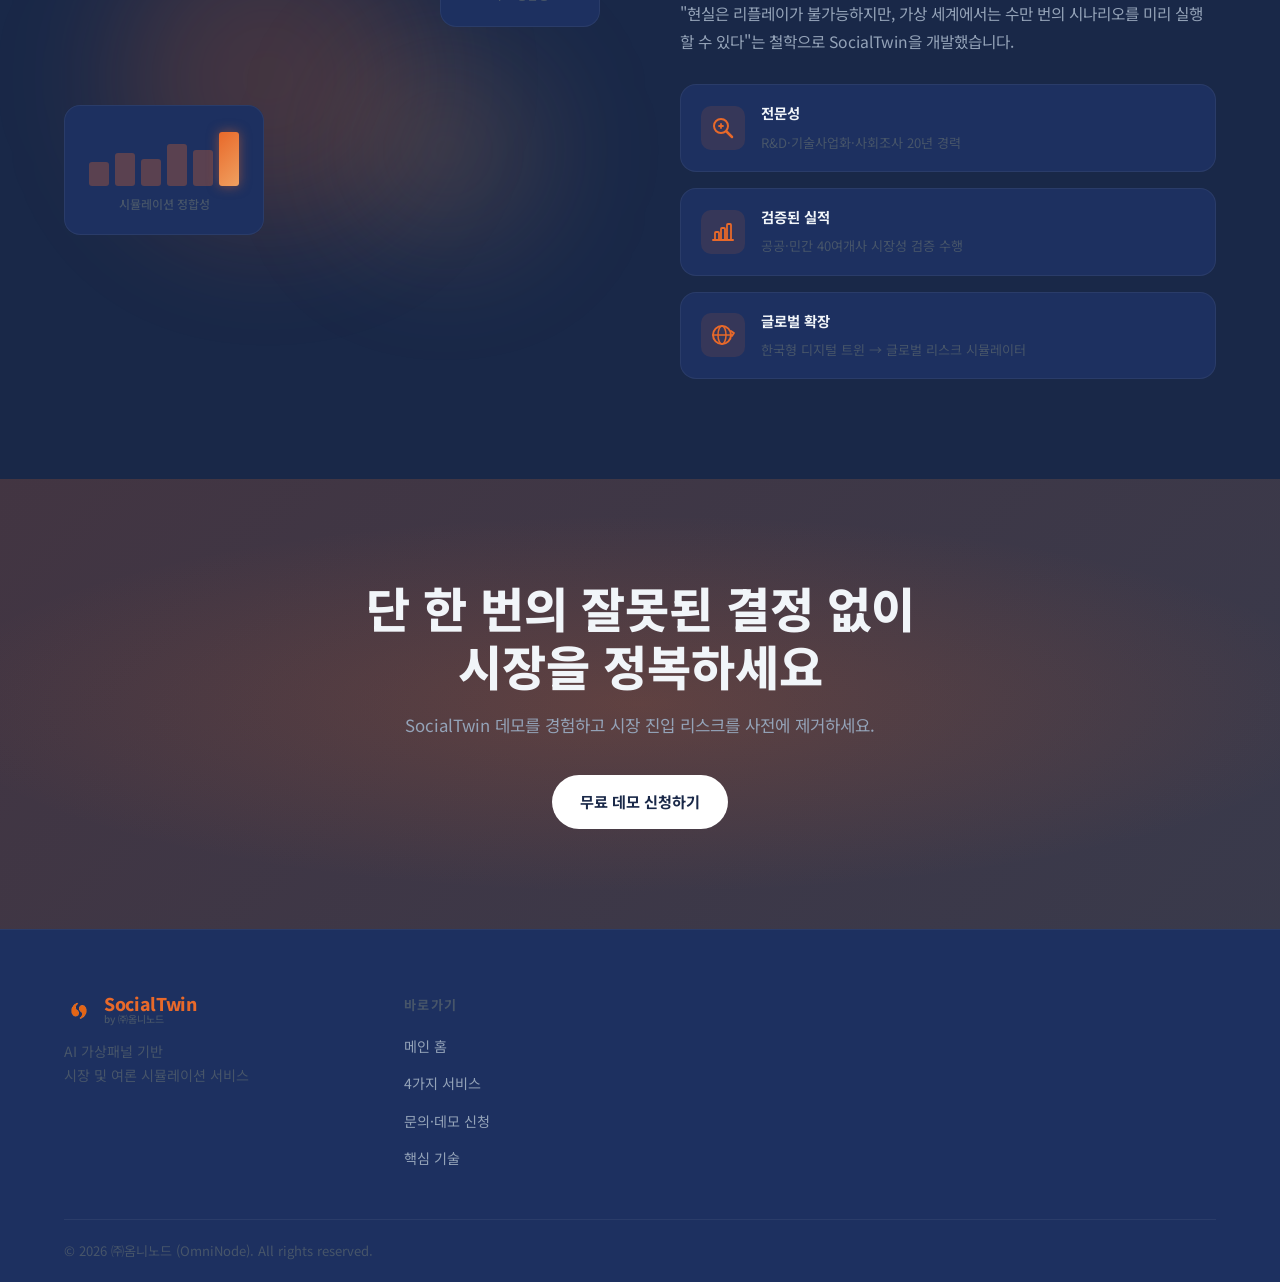
<file: homepage/socialtwin-detail.html>
<!DOCTYPE html>
<html lang="ko">
<head>
  <meta charset="UTF-8" />
  <meta name="viewport" content="width=device-width, initial-scale=1.0" />
  <title>SocialTwin 서비스·기술 | ㈜옴니노드</title>
  <link rel="stylesheet" href="styles.css?v=2" />
  <link rel="preconnect" href="https://fonts.googleapis.com" />
  <link rel="preconnect" href="https://fonts.gstatic.com" crossorigin />
  <link href="https://fonts.googleapis.com/css2?family=Inter:wght@300;400;500;600;700;800;900&family=Noto+Sans+KR:wght@300;400;500;600;700;800;900&display=swap" rel="stylesheet" />
</head>
<body class="page-socialtwin-detail">

  <nav class="nav" id="nav">
    <div class="nav__inner">
      <a href="index.html" class="nav__logo">
        <img src="socialtwin_icon.png" class="logo-img" alt="SocialTwin" style="width:30px;height:auto;flex-shrink:0;" />
        <div class="logo-texts">
          <span class="logo-product">SocialTwin</span>
          <span class="logo-company">by ㈜옴니노드</span>
        </div>
      </a>
      <ul class="nav__links">
        <li><a href="index.html#product">솔루션</a></li>
        <li><a href="index.html#services">서비스</a></li>
        <li><a href="#technology">기술</a></li>
        <li><a href="#about">회사소개</a></li>
        <li><a href="index.html#contact" class="nav__cta">문의하기</a></li>
      </ul>
      <button class="nav__hamburger" id="hamburger" aria-label="메뉴 열기">
        <span></span><span></span><span></span>
      </button>
    </div>
    <div class="nav__mobile" id="mobileMenu">
      <ul>
        <li><a href="index.html#product">솔루션</a></li>
        <li><a href="index.html#services">서비스</a></li>
        <li><a href="#technology">기술</a></li>
        <li><a href="#about">회사소개</a></li>
        <li><a href="index.html#contact">문의하기</a></li>
      </ul>
    </div>
  </nav>

  <!-- TECHNOLOGY -->
  <section class="technology" id="technology">
    <div class="container">
      <div class="section-header">
        <p class="section-eyebrow">Core Technology</p>
        <h2 class="section-title">3대 핵심 기술</h2>
      </div>
      <div class="tech__grid">
        <div class="tech-card">
          <div class="tech-card__badge">현실성</div>
          <div class="tech-card__icon">
            <svg width="40" height="40" viewBox="0 0 40 40" fill="none">
              <circle cx="20" cy="20" r="14" stroke="currentColor" stroke-width="2"/>
              <ellipse cx="20" cy="20" rx="6" ry="14" stroke="currentColor" stroke-width="1.8"/>
              <path d="M6 20h28M8 13h24M8 27h24" stroke="currentColor" stroke-width="1.5" stroke-linecap="round"/>
            </svg>
          </div>
          <h3>Digital Twin Society</h3>
          <p>IPF(반복 비례 가중법)로 대한민국 인구 구조를 완벽히 복제. 통계청 데이터 실시간 연동으로 특정 지역·코호트 패널을 즉시 생성합니다.</p>
          <div class="tech-card__tag">IPF 확률 행렬 · 통계청 연동</div>
        </div>
        <div class="tech-card tech-card--featured">
          <div class="tech-card__badge">유사성</div>
          <div class="tech-card__icon">
            <svg width="40" height="40" viewBox="0 0 40 40" fill="none">
              <circle cx="10" cy="14" r="3" stroke="currentColor" stroke-width="1.8"/>
              <circle cx="20" cy="8" r="3" stroke="currentColor" stroke-width="1.8"/>
              <circle cx="30" cy="14" r="3" stroke="currentColor" stroke-width="1.8"/>
              <circle cx="10" cy="26" r="3" stroke="currentColor" stroke-width="1.8"/>
              <circle cx="20" cy="32" r="3" stroke="currentColor" stroke-width="1.8"/>
              <circle cx="30" cy="26" r="3" stroke="currentColor" stroke-width="1.8"/>
              <circle cx="20" cy="20" r="4" stroke="currentColor" stroke-width="2"/>
              <path d="M13 15l4 3M27 15l-4 3M13 25l4-3M27 25l-4-3M20 11v5M20 24v5" stroke="currentColor" stroke-width="1.5" stroke-linecap="round"/>
            </svg>
          </div>
          <h3>Memory Stream AI</h3>
          <p>메모리스트림 기술로 가상 패널이 맥락 기반의 일관된 반응을 보이도록 구현. 인간의 무의식적 '느낌'을 AI로 정밀 추론합니다.</p>
          <div class="tech-card__tag">Memory Stream · SSE 방법론</div>
        </div>
        <div class="tech-card">
          <div class="tech-card__badge">재현성</div>
          <div class="tech-card__icon">
            <svg width="40" height="40" viewBox="0 0 40 40" fill="none">
              <path d="M8 20a12 12 0 0112-12" stroke="currentColor" stroke-width="2" stroke-linecap="round"/>
              <path d="M32 20a12 12 0 01-12 12" stroke="currentColor" stroke-width="2" stroke-linecap="round"/>
              <path d="M17 8l3-4 4 4M23 32l-3 4-4-4" stroke="currentColor" stroke-width="2" stroke-linecap="round" stroke-linejoin="round"/>
              <path d="M14 22l3 3 7-8" stroke="currentColor" stroke-width="2.2" stroke-linecap="round" stroke-linejoin="round"/>
            </svg>
          </div>
          <h3>Statistical Certainty</h3>
          <p>수만 번의 반복 시뮬레이션으로 통계적 확실성 확보. RSS 방법론으로 Spearman Similarity 90% 이상의 정합성을 목표합니다.</p>
          <div class="tech-card__tag">RSS 방법론 · Spearman 90%+</div>
        </div>
      </div>
    </div>
  </section>

  <!-- HOW IT WORKS -->
  <section class="process" id="process">
    <div class="container">
      <div class="section-header">
        <p class="section-eyebrow">How It Works</p>
        <h2 class="section-title">4단계 프로세스</h2>
      </div>
      <div class="process__steps">
        <div class="process__step">
          <div class="step__num">01</div>
          <div class="step__content">
            <h4>가상 사회 설계</h4>
            <p>IPF 기반으로 인구 구조를 모사하고 타깃 코호트를 정의합니다.</p>
          </div>
        </div>
        <div class="process__connector"></div>
        <div class="process__step">
          <div class="step__num">02</div>
          <div class="step__content">
            <h4>가상 패널 생성</h4>
            <p>디지털 트윈 페르소나를 수천~수만 명 규모로 즉시 생성합니다.</p>
          </div>
        </div>
        <div class="process__connector"></div>
        <div class="process__step">
          <div class="step__num">03</div>
          <div class="step__content">
            <h4>시뮬레이션 실행</h4>
            <p>정성·정량 설문을 수만 번 반복하여 통계적 확실성을 확보합니다.</p>
          </div>
        </div>
        <div class="process__connector"></div>
        <div class="process__step">
          <div class="step__num">04</div>
          <div class="step__content">
            <h4>리포트 자동 생성</h4>
            <p>LLM 기반 전문 컨설팅 보고서를 자동으로 출력합니다.</p>
          </div>
        </div>
      </div>
    </div>
  </section>

  <!-- ABOUT -->
  <section class="about" id="about">
    <div class="container">
      <div class="about__grid">
        <div class="about__visual">
          <div class="about__orb about__orb--1"></div>
          <div class="about__orb about__orb--2"></div>
          <div class="about__card about__card--1">
            <div class="mini-chart">
              <div class="bar" style="height:40%"></div>
              <div class="bar" style="height:55%"></div>
              <div class="bar" style="height:45%"></div>
              <div class="bar" style="height:70%"></div>
              <div class="bar" style="height:60%"></div>
              <div class="bar active" style="height:90%"></div>
            </div>
            <p class="mini-label">시뮬레이션 정합성</p>
          </div>
          <div class="about__card about__card--2">
            <div class="accuracy-ring">
              <svg viewBox="0 0 80 80">
                <circle cx="40" cy="40" r="32" fill="none" stroke="#1e293b" stroke-width="6"/>
                <circle cx="40" cy="40" r="32" fill="none" stroke="url(#grad)" stroke-width="6"
                  stroke-dasharray="181 20" stroke-dashoffset="50" stroke-linecap="round"/>
                <defs>
                  <linearGradient id="grad" x1="0%" y1="0%" x2="100%" y2="0%">
                    <stop offset="0%" stop-color="#e8692a"/>
                    <stop offset="100%" stop-color="#f0a060"/>
                  </linearGradient>
                </defs>
              </svg>
              <span>90%</span>
            </div>
            <p class="mini-label">목표 정합성</p>
          </div>
        </div>
        <div class="about__text">
          <p class="section-eyebrow">About OmniNode</p>
          <h2 class="section-title" style="text-align:left">20년 현장 경험이<br/>만든 AI 혁신</h2>
          <p>㈜옴니노드는 20년간의 R&D 기획·기술사업화 컨설팅 경험을 가진 전문가들이 창업한 AI 가상패널 솔루션 기업입니다.</p>
          <p>"현실은 리플레이가 불가능하지만, 가상 세계에서는 수만 번의 시나리오를 미리 실행할 수 있다"는 철학으로 SocialTwin을 개발했습니다.</p>
          <div class="about__values">
            <div class="value-item">
              <div class="value-icon">
              <svg width="26" height="26" viewBox="0 0 26 26" fill="none">
                <circle cx="11" cy="11" r="7" stroke="currentColor" stroke-width="2"/>
                <path d="M16.5 16.5L22 22" stroke="currentColor" stroke-width="2.5" stroke-linecap="round"/>
                <path d="M9 11h4M11 9v4" stroke="currentColor" stroke-width="1.8" stroke-linecap="round"/>
              </svg>
            </div>
              <div>
                <strong>전문성</strong>
                <span>R&D·기술사업화·사회조사 20년 경력</span>
              </div>
            </div>
            <div class="value-item">
              <div class="value-icon">
              <svg width="26" height="26" viewBox="0 0 26 26" fill="none">
                <path d="M3 21h20" stroke="currentColor" stroke-width="2" stroke-linecap="round"/>
                <rect x="5" y="13" width="4" height="8" rx="1" stroke="currentColor" stroke-width="1.8"/>
                <rect x="11" y="9" width="4" height="12" rx="1" stroke="currentColor" stroke-width="1.8"/>
                <rect x="17" y="5" width="4" height="16" rx="1" stroke="currentColor" stroke-width="1.8"/>
              </svg>
            </div>
              <div>
                <strong>검증된 실적</strong>
                <span>공공·민간 40여개사 시장성 검증 수행</span>
              </div>
            </div>
            <div class="value-item">
              <div class="value-icon">
              <svg width="26" height="26" viewBox="0 0 26 26" fill="none">
                <circle cx="12" cy="13" r="9" stroke="currentColor" stroke-width="2"/>
                <ellipse cx="12" cy="13" rx="4" ry="9" stroke="currentColor" stroke-width="1.5"/>
                <path d="M3 13h18" stroke="currentColor" stroke-width="1.5" stroke-linecap="round"/>
                <path d="M21 9l3 2-2 3" stroke="currentColor" stroke-width="1.8" stroke-linecap="round" stroke-linejoin="round"/>
              </svg>
            </div>
              <div>
                <strong>글로벌 확장</strong>
                <span>한국형 디지털 트윈 → 글로벌 리스크 시뮬레이터</span>
              </div>
            </div>
          </div>
        </div>
      </div>
    </div>
  </section>

  <!-- CTA BANNER -->
  <section class="cta-banner">
    <div class="cta-banner__bg"></div>
    <div class="container">
      <h2>단 한 번의 잘못된 결정 없이<br/>시장을 정복하세요</h2>
      <p>SocialTwin 데모를 경험하고 시장 진입 리스크를 사전에 제거하세요.</p>
      <a href="index.html#contact" class="btn btn--white">무료 데모 신청하기</a>
    </div>
  </section>

  <footer class="footer">
    <div class="container">
      <div class="footer__top">
        <div class="footer__brand">
          <a href="index.html" class="nav__logo" style="margin-bottom:16px;display:flex;">
            <img src="socialtwin_icon.png" class="logo-img" alt="SocialTwin" style="width:30px;height:auto;flex-shrink:0;" />
            <div class="logo-texts">
              <span class="logo-product">SocialTwin</span>
              <span class="logo-company">by ㈜옴니노드</span>
            </div>
          </a>
          <p>AI 가상패널 기반<br/>시장 및 여론 시뮬레이션 서비스</p>
        </div>
        <div class="footer__links">
          <div class="footer__col">
            <h5>바로가기</h5>
            <ul>
              <li><a href="index.html">메인 홈</a></li>
              <li><a href="index.html#services">4가지 서비스</a></li>
              <li><a href="index.html#contact">문의·데모 신청</a></li>
              <li><a href="#technology">핵심 기술</a></li>
            </ul>
          </div>
        </div>
      </div>
      <div class="footer__bottom">
        <p>© 2026 ㈜옴니노드 (OmniNode). All rights reserved.</p>
      </div>
    </div>
  </footer>

  <script src="main.js"></script>
</body>
</html>
</file>
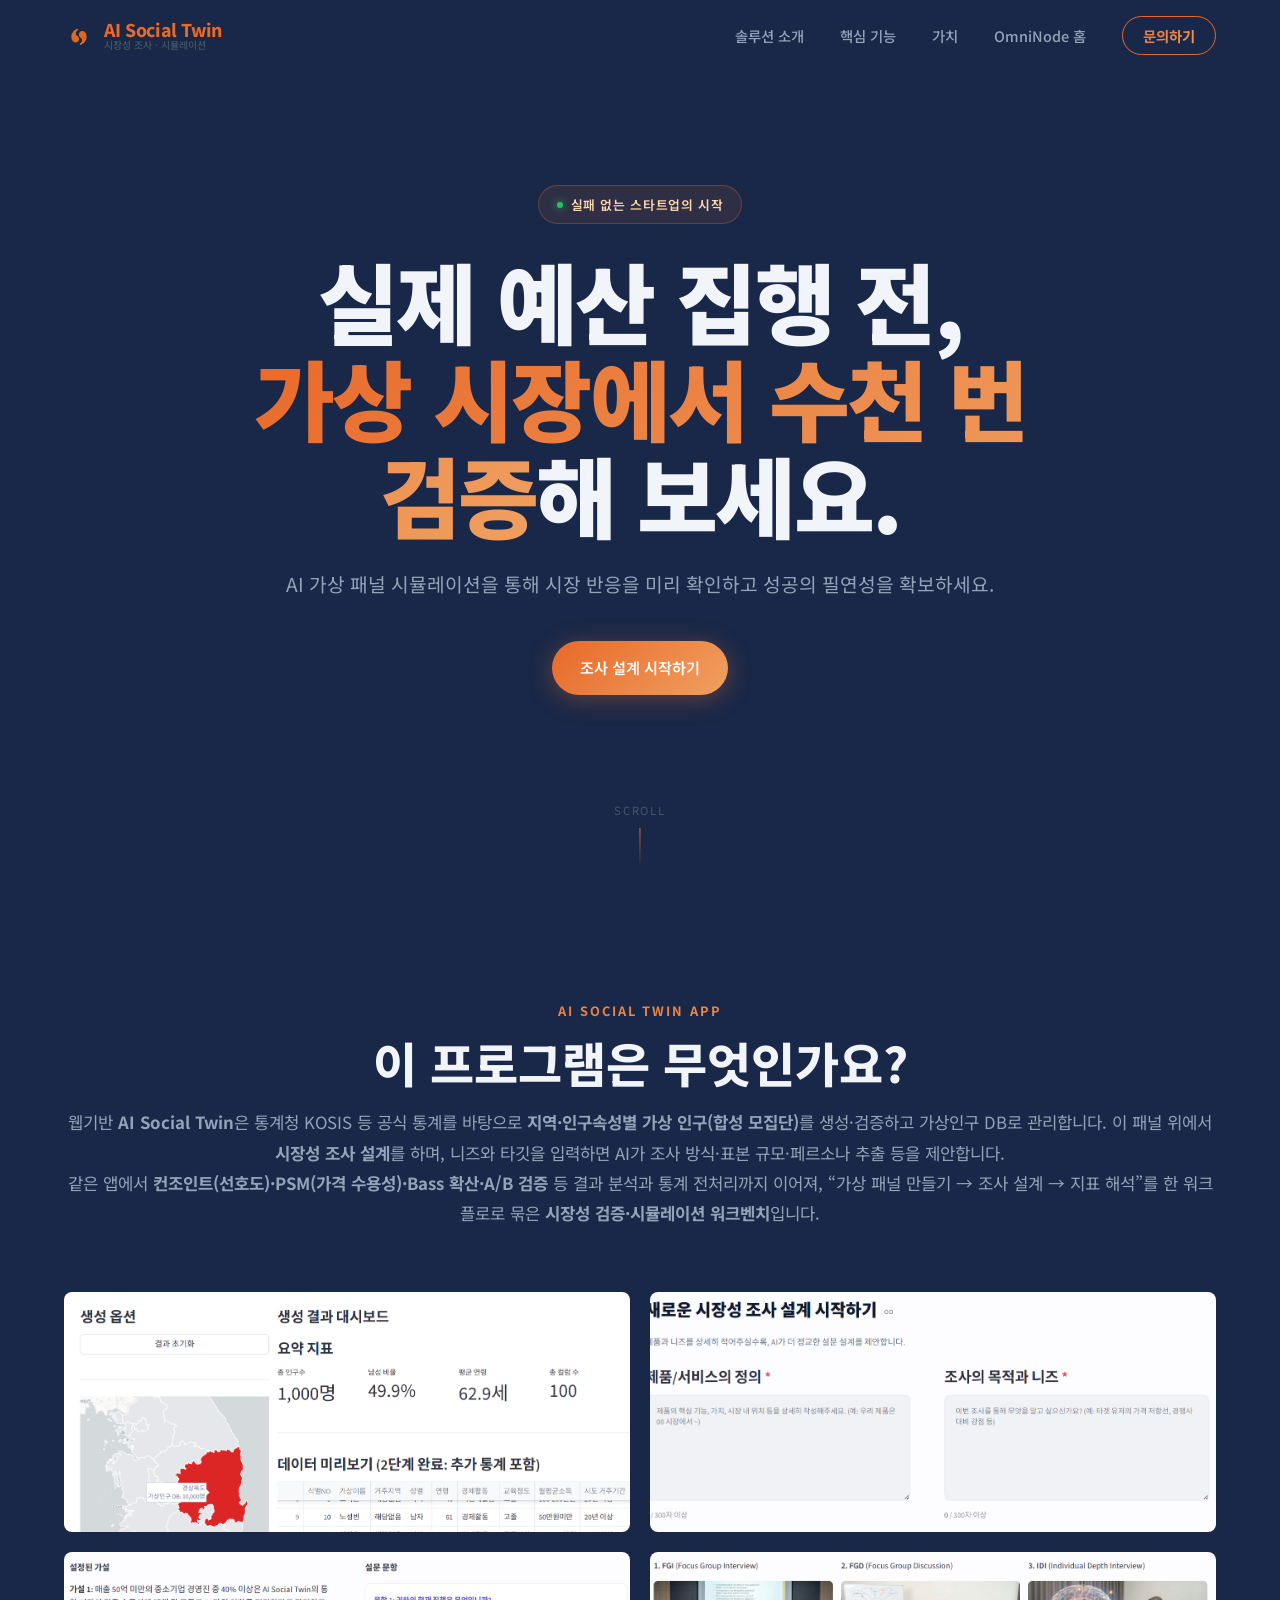
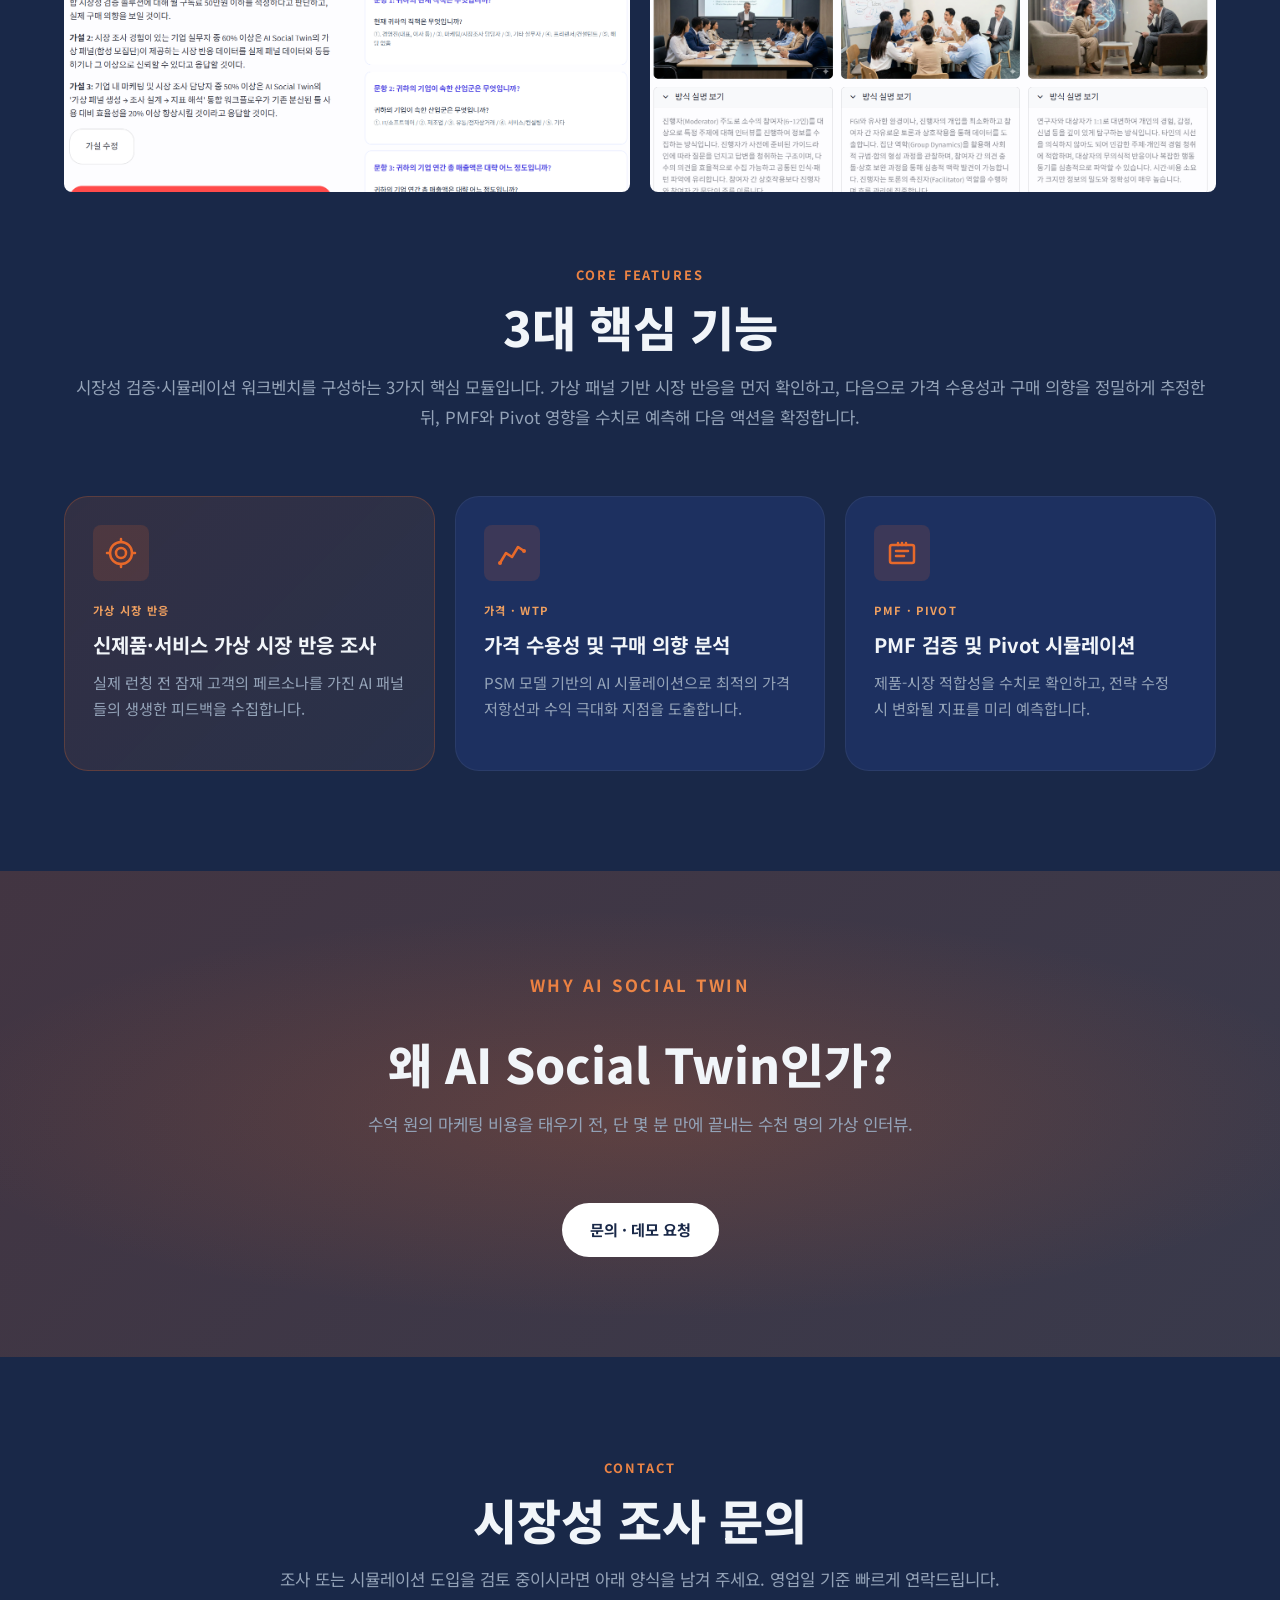
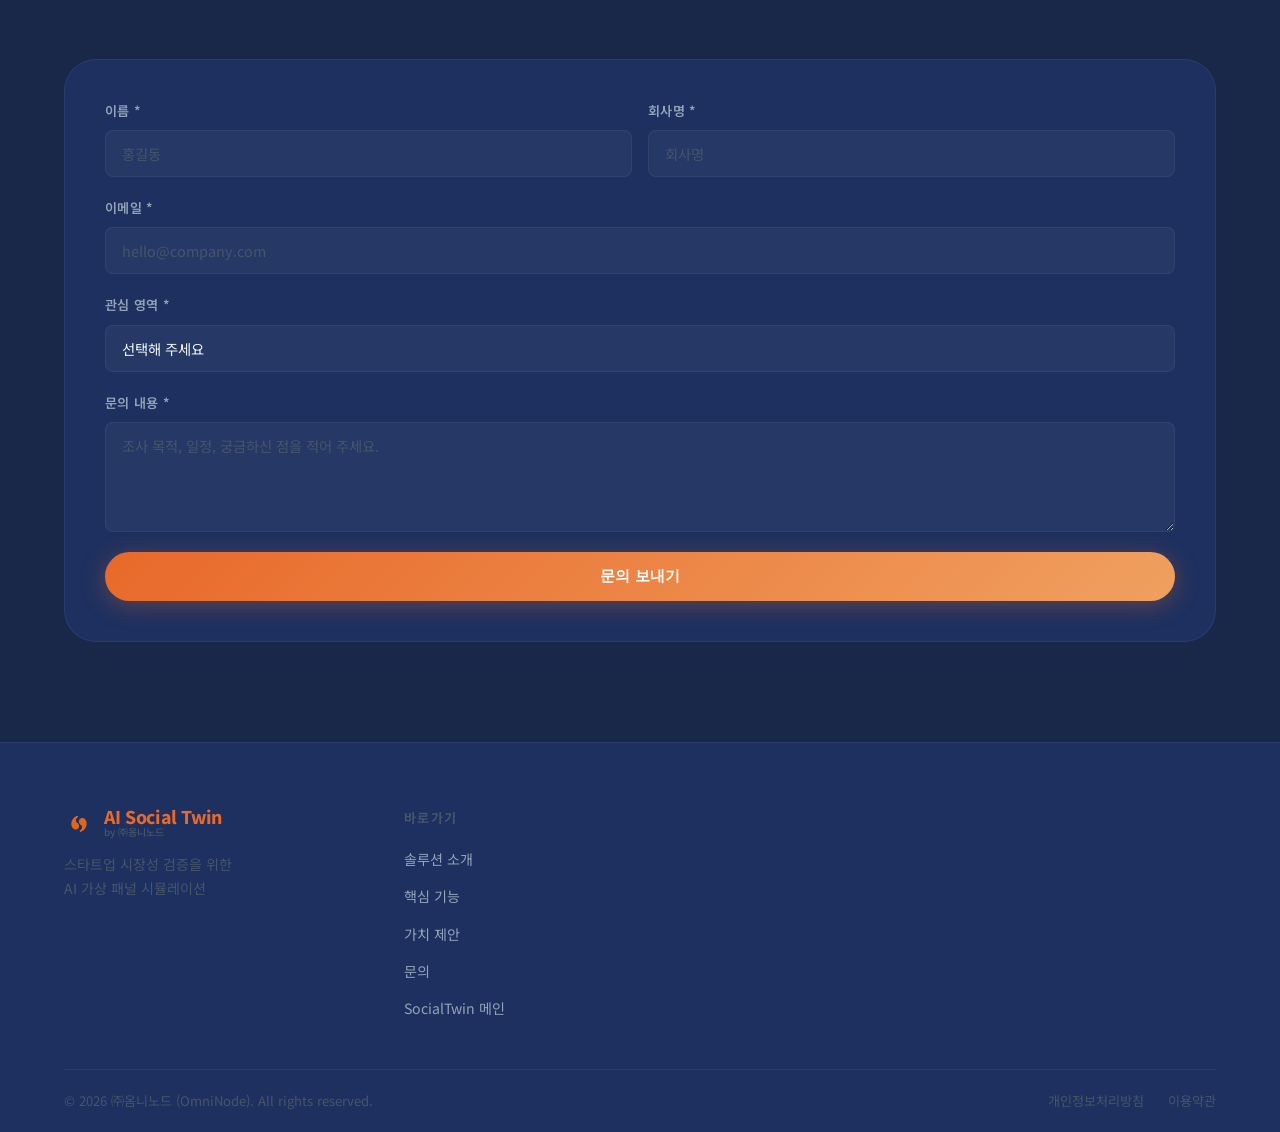
<file: userpage/market-survey.html>
<!DOCTYPE html>
<html lang="ko">
<head>
  <meta charset="UTF-8" />
  <meta name="viewport" content="width=device-width, initial-scale=1.0" />
  <title>AI Social Twin | 시장성 조사 및 시뮬레이션 — ㈜옴니노드</title>
  <link rel="stylesheet" href="../homepage/styles.css?v=3" />
  <link rel="preconnect" href="https://fonts.googleapis.com" />
  <link rel="preconnect" href="https://fonts.gstatic.com" crossorigin />
  <link href="https://fonts.googleapis.com/css2?family=Inter:wght@300;400;500;600;700;800;900&family=Noto+Sans+KR:wght@300;400;500;600;700;800;900&display=swap" rel="stylesheet" />
</head>
<body>

  <nav class="nav" id="nav">
    <div class="nav__inner">
      <a href="../homepage/index.html" class="nav__logo">
        <img src="../homepage/socialtwin_icon.png" class="logo-img" alt="SocialTwin" style="width:30px;height:auto;flex-shrink:0;" />
        <div class="logo-texts">
          <span class="logo-product">AI Social Twin</span>
          <span class="logo-company">시장성 조사 · 시뮬레이션</span>
        </div>
      </a>
      <ul class="nav__links">
        <li><a href="#program">솔루션 소개</a></li>
        <li><a href="#features">핵심 기능</a></li>
        <li><a href="#value">가치</a></li>
        <li><a href="../homepage/index.html">OmniNode 홈</a></li>
        <li><a href="#contact" class="nav__cta">문의하기</a></li>
      </ul>
      <button class="nav__hamburger" id="hamburger" aria-label="메뉴 열기">
        <span></span><span></span><span></span>
      </button>
    </div>
    <div class="nav__mobile" id="mobileMenu">
      <ul>
        <li><a href="#program">솔루션 소개</a></li>
        <li><a href="#features">핵심 기능</a></li>
        <li><a href="#value">가치</a></li>
        <li><a href="../homepage/index.html">OmniNode 홈</a></li>
        <li><a href="#contact">문의하기</a></li>
      </ul>
    </div>
  </nav>

  <section class="hero" id="hero">
    <div class="hero__bg"></div>
    <div class="hero__content">
      <div class="hero__badge">
        <span class="badge-dot"></span>
        실패 없는 스타트업의 시작
      </div>
      <h1 class="hero__title">
        실제 예산 집행 전,<br />
        <span class="gradient-text">가상 시장에서 수천 번 검증</span>해 보세요.
      </h1>
      <p class="hero__desc">
        AI 가상 패널 시뮬레이션을 통해 시장 반응을 미리 확인하고 성공의 필연성을 확보하세요.
      </p>
      <div class="hero__actions">
        <a href="https://social-simulation-app-ds84bbclhxhw94gebcku4i.streamlit.app/" class="btn btn--primary">조사 설계 시작하기</a>
      </div>
    </div>
    <div class="hero__scroll">
      <span>Scroll</span>
      <div class="scroll-line"></div>
    </div>
  </section>

  <section class="services" id="features">
    <div class="container">
      <div class="section-header" id="program">
        <p class="section-eyebrow">AI Social Twin App</p>
        <h2 class="section-title">이 프로그램은 무엇인가요?</h2>
        <p class="section-desc">
          웹기반  <strong>AI Social Twin</strong>은 통계청 KOSIS 등 공식 통계를 바탕으로
          <strong>지역·인구속성별 가상 인구(합성 모집단)</strong>를 생성·검증하고 가상인구 DB로 관리합니다.
          이 패널 위에서 <strong>시장성 조사 설계</strong>를 하며, 니즈와 타깃을 입력하면 AI가 조사 방식·표본 규모·페르소나 추출 등을 제안합니다.
        </p>
        <p class="section-desc">
          같은 앱에서 <strong>컨조인트(선호도)·PSM(가격 수용성)·Bass 확산·A/B 검증</strong> 등 결과 분석과 통계 전처리까지 이어져,
          &ldquo;가상 패널 만들기 → 조사 설계 → 지표 해석&rdquo;를 한 워크플로로 묶은 <strong>시장성 검증·시뮬레이션 워크벤치</strong>입니다.
        </p>
      </div>

      <div class="pain__grid" style="grid-template-columns: repeat(2, 1fr);" aria-label="시장성 검증·시뮬레이션 워크벤치 캡처 4장 슬롯">
        <div class="pain-card" style="border: none !important; padding: 0 !important; background: transparent !important; box-shadow: none !important; transform: none !important;">
          <img
            src="../homepage/capture-1.png"
            alt="캡처 1: 가상 패널(합성 모집단) 생성 화면"
            style="width: 100%; height: 240px; object-fit: cover; display: block; border-radius: var(--radius-sm);"
          />
        </div>
        <div class="pain-card" style="border: none !important; padding: 0 !important; background: transparent !important; box-shadow: none !important; transform: none !important;">
          <img
            src="../homepage/capture-2.png"
            alt="캡처 2: 시장성 조사 설계(페르소나/표본) 화면"
            style="width: 100%; height: 240px; object-fit: cover; display: block; border-radius: var(--radius-sm);"
          />
        </div>
        <div class="pain-card" style="border: none !important; padding: 0 !important; background: transparent !important; box-shadow: none !important; transform: none !important;">
          <img
            src="../homepage/capture-3.png"
            alt="캡처 3: 컨조인트·PSM 등 결과 분석 화면"
            style="width: 100%; height: 240px; object-fit: cover; display: block; border-radius: var(--radius-sm);"
          />
        </div>
        <div class="pain-card" style="border: none !important; padding: 0 !important; background: transparent !important; box-shadow: none !important; transform: none !important;">
          <img
            src="../homepage/capture-4.png"
            alt="캡처 4: 지표 해석·검증/시뮬레이션 화면"
            style="width: 100%; height: 240px; object-fit: cover; display: block; border-radius: var(--radius-sm);"
          />
        </div>
      </div>

      <div style="height: 72px;"></div>

      <div class="section-header">
        <p class="section-eyebrow">Core Features</p>
        <h2 class="section-title">3대 핵심 기능</h2>
        <p class="section-desc">
          시장성 검증·시뮬레이션 워크벤치를 구성하는 3가지 핵심 모듈입니다.
          가상 패널 기반 시장 반응을 먼저 확인하고, 다음으로 가격 수용성과 구매 의향을 정밀하게 추정한 뒤,
          PMF와 Pivot 영향을 수치로 예측해 다음 액션을 확정합니다.
        </p>
      </div>

      <div class="services__grid services__grid--3cols">
        <div class="service-card service-card--featured service-card--compact">
          <div class="service-card__icon">
            <svg width="32" height="32" viewBox="0 0 32 32" fill="none" aria-hidden="true">
              <circle cx="16" cy="16" r="11" stroke="currentColor" stroke-width="2.5"/>
              <circle cx="16" cy="16" r="5" stroke="currentColor" stroke-width="2.5"/>
              <path d="M16 5V2M16 30V27M5 16H2M30 16H27" stroke="currentColor" stroke-width="2.5" stroke-linecap="round"/>
            </svg>
          </div>
          <div class="service-card__tag">가상 시장 반응</div>
          <h3>신제품·서비스 가상 시장 반응 조사</h3>
          <p>
            실제 런칭 전 잠재 고객의 페르소나를 가진 AI 패널들의 생생한 피드백을 수집합니다.
          </p>
        </div>

        <div class="service-card service-card--compact">
          <div class="service-card__icon">
            <svg width="32" height="32" viewBox="0 0 32 32" fill="none" aria-hidden="true">
              <path d="M4 26L10 16L16 20L22 10L28 14" stroke="currentColor" stroke-width="2.5" stroke-linecap="round" stroke-linejoin="round"/>
              <circle cx="4" cy="26" r="2" fill="currentColor"/>
              <circle cx="28" cy="14" r="2" fill="currentColor"/>
            </svg>
          </div>
          <div class="service-card__tag">가격 · WTP</div>
          <h3>가격 수용성 및 구매 의향 분석</h3>
          <p>
            PSM 모델 기반의 AI 시뮬레이션으로 최적의 가격 저항선과 수익 극대화 지점을 도출합니다.
          </p>
        </div>

        <div class="service-card service-card--compact">
          <div class="service-card__icon">
            <svg width="32" height="32" viewBox="0 0 32 32" fill="none" aria-hidden="true">
              <rect x="4" y="8" width="24" height="18" rx="2" stroke="currentColor" stroke-width="2.5"/>
              <path d="M10 14H22M10 19H18" stroke="currentColor" stroke-width="2.5" stroke-linecap="round"/>
              <path d="M16 8V6M12 8V6M20 8V6" stroke="currentColor" stroke-width="2.5" stroke-linecap="round"/>
            </svg>
          </div>
          <div class="service-card__tag">PMF · Pivot</div>
          <h3>PMF 검증 및 Pivot 시뮬레이션</h3>
          <p>
            제품-시장 적합성을 수치로 확인하고, 전략 수정 시 변화될 지표를 미리 예측합니다.
          </p>
        </div>
      </div>
    </div>
  </section>

  <section class="cta-banner" id="value">
    <div class="cta-banner__bg"></div>
    <div class="container">
      <div class="section-header">
        <p class="section-eyebrow">Why AI Social Twin</p>
        <h2 class="section-title">왜 AI Social Twin인가?</h2>
        <p class="section-desc">
          수억 원의 마케팅 비용을 태우기 전, 단 몇 분 만에 끝내는 수천 명의 가상 인터뷰.
        </p>
      </div>
      <a href="#contact" class="btn btn--white">문의 · 데모 요청</a>
    </div>
  </section>

  <section class="contact" id="contact">
    <div class="container">
      <div class="section-header">
        <p class="section-eyebrow">Contact</p>
        <h2 class="section-title">시장성 조사 문의</h2>
        <p class="section-desc">
          조사 또는 시뮬레이션 도입을 검토 중이시라면 아래 양식을 남겨 주세요. 영업일 기준 빠르게 연락드립니다.
        </p>
      </div>
      <form class="contact__form" id="contactForm" action="https://formspree.io/f/xwvwokke" method="POST">
        <input type="hidden" name="_subject" value="AI Social Twin — 시장성 조사/시뮬레이션 문의" />
        <input type="text" name="_gotcha" class="form__hp" tabindex="-1" autocomplete="off" aria-hidden="true" />
        <div class="form__row">
          <div class="form__group">
            <label for="contactName">이름 *</label>
            <input id="contactName" name="name" type="text" placeholder="홍길동" required />
          </div>
          <div class="form__group">
            <label for="contactCompany">회사명 *</label>
            <input id="contactCompany" name="company" type="text" placeholder="회사명" required />
          </div>
        </div>
        <div class="form__group">
          <label for="contactEmail">이메일 *</label>
          <input id="contactEmail" name="email" type="email" placeholder="hello@company.com" required />
        </div>
        <div class="form__group">
          <label for="contactInterest">관심 영역 *</label>
          <select id="contactInterest" name="service" required>
            <option value="">선택해 주세요</option>
            <option value="신제품·서비스 가상 시장 반응 조사">신제품·서비스 가상 시장 반응 조사</option>
            <option value="가격 수용성 및 구매 의향 분석">가격 수용성 및 구매 의향 분석</option>
            <option value="PMF 검증 및 Pivot 시뮬레이션">PMF 검증 및 Pivot 시뮬레이션</option>
            <option value="전체 솔루션/데모">전체 솔루션/데모</option>
          </select>
        </div>
        <div class="form__group">
          <label for="contactMessage">문의 내용 *</label>
          <textarea id="contactMessage" name="message" rows="4" placeholder="조사 목적, 일정, 궁금하신 점을 적어 주세요." required></textarea>
        </div>
        <button type="submit" class="btn btn--primary btn--full">문의 보내기</button>
      </form>
    </div>
  </section>

  <footer class="footer">
    <div class="container">
      <div class="footer__top">
        <div class="footer__brand">
          <a href="../homepage/index.html" class="nav__logo" style="margin-bottom:16px;display:flex;">
            <img src="../homepage/socialtwin_icon.png" class="logo-img" alt="SocialTwin" style="width:30px;height:auto;flex-shrink:0;" />
            <div class="logo-texts">
              <span class="logo-product">AI Social Twin</span>
              <span class="logo-company">by ㈜옴니노드</span>
            </div>
          </a>
          <p>스타트업 시장성 검증을 위한<br />AI 가상 패널 시뮬레이션</p>
        </div>
        <div class="footer__links">
          <div class="footer__col">
            <h5>바로가기</h5>
            <ul>
              <li><a href="#program">솔루션 소개</a></li>
              <li><a href="#features">핵심 기능</a></li>
              <li><a href="#value">가치 제안</a></li>
              <li><a href="#contact">문의</a></li>
              <li><a href="../homepage/index.html">SocialTwin 메인</a></li>
            </ul>
          </div>
        </div>
      </div>
      <div class="footer__bottom">
        <p>© 2026 ㈜옴니노드 (OmniNode). All rights reserved.</p>
        <div class="footer__legal">
          <a href="#">개인정보처리방침</a>
          <a href="#">이용약관</a>
        </div>
      </div>
    </div>
  </footer>

  <div class="toast" id="toast">
    <span>✓</span> 문의가 성공적으로 전송되었습니다!
  </div>

  <script src="../homepage/main.js"></script>
</body>
</html>
</file>
<file: homepage/styles.css>
/* ===========================
   RESET & BASE
=========================== */
*, *::before, *::after {
  box-sizing: border-box;
  margin: 0;
  padding: 0;
}

:root {
  --bg-dark:    #192848;
  --bg-card:    #1d3060;
  --bg-card-2:  #162444;
  --border:     rgba(232, 105, 42, 0.18);
  --border-soft: rgba(255,255,255,0.06);

  --indigo:     #e8692a;
  --cyan:       #f0a060;
  --violet:     #e85d04;
  --pink:       #ff7a45;
  --green:      #22c55e;

  --text-primary:   #f1f5f9;
  --text-secondary: #94a3b8;
  --text-muted:     #475569;

  --gradient-main: linear-gradient(135deg, #e8692a 0%, #f0a060 100%);
  --gradient-glow: linear-gradient(135deg, rgba(232,105,42,0.3) 0%, rgba(240,160,96,0.3) 100%);

  --radius-sm: 8px;
  --radius-md: 16px;
  --radius-lg: 24px;
  --radius-xl: 32px;

  --font-body: 'Noto Sans KR', 'Inter', sans-serif;
  --transition: 0.3s cubic-bezier(0.4, 0, 0.2, 1);
}

html {
  scroll-behavior: smooth;
}

body {
  font-family: var(--font-body);
  background-color: var(--bg-dark);
  color: var(--text-primary);
  line-height: 1.7;
  overflow-x: hidden;
}

a {
  color: inherit;
  text-decoration: none;
}

ul { list-style: none; }

img { max-width: 100%; }

/* ===========================
   UTILITIES
=========================== */
.container {
  max-width: 1200px;
  margin: 0 auto;
  padding: 0 24px;
}

.gradient-text {
  background: var(--gradient-main);
  -webkit-background-clip: text;
  -webkit-text-fill-color: transparent;
  background-clip: text;
}

.btn {
  display: inline-flex;
  align-items: center;
  gap: 8px;
  padding: 14px 28px;
  border-radius: 50px;
  font-size: 0.95rem;
  font-weight: 600;
  cursor: pointer;
  transition: var(--transition);
  border: none;
  text-decoration: none;
}

.btn--primary {
  background: var(--gradient-main);
  color: #fff;
  box-shadow: 0 4px 24px rgba(232,105,42,0.35);
}
.btn--primary:hover {
  transform: translateY(-2px);
  box-shadow: 0 8px 32px rgba(232,105,42,0.5);
}

.btn--ghost {
  background: transparent;
  color: var(--text-primary);
  border: 1.5px solid var(--border);
}
.btn--ghost:hover {
  border-color: rgba(232,105,42,0.5);
  background: rgba(232,105,42,0.08);
}

.btn--white {
  background: #fff;
  color: var(--bg-dark);
  font-weight: 700;
}
.btn--white:hover {
  transform: translateY(-2px);
  box-shadow: 0 8px 32px rgba(255,255,255,0.2);
}

.btn--full { width: 100%; justify-content: center; }

.section-header {
  text-align: center;
  margin-bottom: 64px;
}

.section-eyebrow {
  font-size: 0.8rem;
  font-weight: 700;
  letter-spacing: 0.15em;
  text-transform: uppercase;
  background: var(--gradient-main);
  -webkit-background-clip: text;
  -webkit-text-fill-color: transparent;
  background-clip: text;
  margin-bottom: 12px;
}

.section-title {
  font-size: clamp(2rem, 4vw, 3rem);
  font-weight: 800;
  line-height: 1.2;
  color: var(--text-primary);
  margin-bottom: 16px;
}

.section-desc {
  font-size: 1.05rem;
  color: var(--text-secondary);
  line-height: 1.8;
}

/* ===========================
   NAV
=========================== */
.nav {
  position: fixed;
  top: 0; left: 0; right: 0;
  z-index: 1000;
  transition: var(--transition);
}

.nav.scrolled {
  background: rgba(8, 12, 20, 0.85);
  backdrop-filter: blur(20px);
  -webkit-backdrop-filter: blur(20px);
  border-bottom: 1px solid var(--border-soft);
}

.nav__inner {
  display: flex;
  align-items: center;
  justify-content: space-between;
  max-width: 1200px;
  margin: 0 auto;
  padding: 20px 24px;
}

.nav__logo {
  display: flex;
  align-items: center;
  gap: 10px;
  text-decoration: none;
}

.logo-img {
  width: 34px;
  height: auto;
  object-fit: contain;
}

.logo-texts {
  display: flex;
  flex-direction: column;
  gap: 1px;
}

.logo-product {
  font-size: 1.1rem;
  font-weight: 800;
  color: #e8692a;
  line-height: 1.1;
  letter-spacing: -0.02em;
}

.logo-company {
  font-size: 0.62rem;
  color: var(--text-muted);
  font-weight: 500;
  line-height: 1;
}

.logo-icon {
  font-size: 1.5rem;
  background: var(--gradient-main);
  -webkit-background-clip: text;
  -webkit-text-fill-color: transparent;
  background-clip: text;
}

.section-logo {
  width: 48px !important;
  max-width: 48px !important;
  height: auto;
  vertical-align: middle;
  margin-right: 8px;
}

.nav__links {
  display: flex;
  align-items: center;
  gap: 36px;
}

.nav__links a {
  font-size: 0.9rem;
  font-weight: 500;
  color: var(--text-secondary);
  transition: color var(--transition);
}

.nav__links a:hover { color: var(--text-primary); }

.nav__cta {
  background: var(--gradient-main) !important;
  -webkit-background-clip: text !important;
  -webkit-text-fill-color: transparent !important;
  background-clip: text !important;
  border: 1.5px solid var(--indigo) !important;
  padding: 8px 20px;
  border-radius: 50px;
  color: var(--indigo) !important;
  font-weight: 700 !important;
  transition: var(--transition) !important;
}
.nav__cta:hover {
  background: var(--gradient-main) !important;
  -webkit-background-clip: unset !important;
  -webkit-text-fill-color: #fff !important;
  background-clip: unset !important;
  color: #fff !important;
}

.nav__hamburger {
  display: none;
  flex-direction: column;
  gap: 5px;
  background: none;
  border: none;
  cursor: pointer;
  padding: 4px;
}
.nav__hamburger span {
  display: block;
  width: 22px;
  height: 2px;
  background: var(--text-primary);
  border-radius: 2px;
  transition: var(--transition);
}

.nav__mobile {
  display: none;
  background: rgba(8,12,20,0.95);
  backdrop-filter: blur(20px);
  padding: 20px 24px 32px;
  border-bottom: 1px solid var(--border-soft);
}
.nav__mobile ul { display: flex; flex-direction: column; gap: 20px; }
.nav__mobile a { font-size: 1.05rem; font-weight: 500; }

/* ===========================
   HERO
=========================== */
.hero {
  position: relative;
  min-height: 100vh;
  display: flex;
  align-items: center;
  justify-content: center;
  overflow: hidden;
  padding: 120px 24px 80px;
}

.hero__bg {
  position: absolute;
  inset: 0;
  z-index: 0;
}

#networkCanvas {
  width: 100%;
  height: 100%;
  opacity: 0.5;
}

.hero__content {
  position: relative;
  z-index: 1;
  text-align: center;
  max-width: 860px;
}

.hero__badge {
  display: inline-flex;
  align-items: center;
  gap: 8px;
  background: rgba(232,105,42,0.1);
  border: 1px solid rgba(232,105,42,0.3);
  border-radius: 50px;
  padding: 8px 18px;
  font-size: 0.8rem;
  font-weight: 600;
  letter-spacing: 0.05em;
  color: #fed7aa;
  margin-bottom: 28px;
}

.badge-dot {
  width: 6px;
  height: 6px;
  border-radius: 50%;
  background: var(--green);
  box-shadow: 0 0 8px var(--green);
  animation: pulse 2s ease-in-out infinite;
}

@keyframes pulse {
  0%, 100% { opacity: 1; transform: scale(1); }
  50%       { opacity: 0.6; transform: scale(1.3); }
}

.hero__title {
  font-size: clamp(2.8rem, 7vw, 5.5rem);
  font-weight: 900;
  line-height: 1.1;
  letter-spacing: -0.03em;
  margin-bottom: 24px;
}

.hero__desc {
  font-size: clamp(1rem, 2vw, 1.2rem);
  color: var(--text-secondary);
  line-height: 1.8;
  margin-bottom: 40px;
}

.hero__actions {
  display: flex;
  gap: 16px;
  justify-content: center;
  flex-wrap: wrap;
  margin-bottom: 60px;
}

.hero__stats {
  display: flex;
  align-items: center;
  justify-content: center;
  gap: 32px;
  flex-wrap: wrap;
}

.stat {
  display: flex;
  flex-direction: column;
  align-items: center;
  gap: 4px;
}

.stat__num {
  font-size: 2.2rem;
  font-weight: 900;
  background: var(--gradient-main);
  -webkit-background-clip: text;
  -webkit-text-fill-color: transparent;
  background-clip: text;
}

.stat > span:nth-child(2) {
  font-size: 1.5rem;
  font-weight: 900;
  background: var(--gradient-main);
  -webkit-background-clip: text;
  -webkit-text-fill-color: transparent;
  background-clip: text;
  vertical-align: super;
}

.stat__label {
  font-size: 0.8rem;
  color: var(--text-muted);
  font-weight: 500;
}

.stat__divider {
  width: 1px;
  height: 40px;
  background: var(--border-soft);
}

.hero__scroll {
  position: absolute;
  bottom: 32px;
  left: 50%;
  transform: translateX(-50%);
  display: flex;
  flex-direction: column;
  align-items: center;
  gap: 8px;
  z-index: 1;
}

.hero__scroll span {
  font-size: 0.7rem;
  letter-spacing: 0.15em;
  text-transform: uppercase;
  color: var(--text-muted);
}

.scroll-line {
  width: 1px;
  height: 40px;
  background: linear-gradient(to bottom, var(--indigo), transparent);
  animation: scrollAnim 1.8s ease-in-out infinite;
}

@keyframes scrollAnim {
  0%   { opacity: 1; transform: scaleY(1) translateY(0); }
  100% { opacity: 0; transform: scaleY(0.5) translateY(20px); }
}

/* ===========================
   MARQUEE
=========================== */
.marquee-wrap {
  overflow: hidden;
  background: rgba(232,105,42,0.06);
  border-top: 1px solid var(--border);
  border-bottom: 1px solid var(--border);
  padding: 16px 0;
}

.marquee {
  display: flex;
  gap: 32px;
  width: max-content;
  animation: marquee 25s linear infinite;
}

.marquee span {
  font-size: 0.85rem;
  font-weight: 600;
  letter-spacing: 0.08em;
  text-transform: uppercase;
  color: var(--text-secondary);
  white-space: nowrap;
}

.marquee .sep {
  color: var(--indigo);
  font-size: 0.6rem;
}

@keyframes marquee {
  from { transform: translateX(0); }
  to   { transform: translateX(-50%); }
}

/* ===========================
   SERVICES
=========================== */
.services {
  padding: 100px 0;
}

.services__grid {
  display: grid;
  grid-template-columns: repeat(2, 1fr);
  gap: 20px;
  align-items: stretch;
}

/* 한 행에 카드 3열 (시장성 랜딩 등) — 단일 .services__grid보다 나중·구체적이어야 함 */
.services__grid.services__grid--3cols {
  grid-template-columns: repeat(3, minmax(0, 1fr));
}

.service-card {
  background: var(--bg-card);
  border: 1px solid var(--border-soft);
  border-radius: var(--radius-lg);
  padding: 36px;
  transition: var(--transition);
  position: relative;
  overflow: hidden;
}

.service-card::before {
  content: '';
  position: absolute;
  inset: 0;
  border-radius: inherit;
  background: var(--gradient-glow);
  opacity: 0;
  transition: opacity var(--transition);
  pointer-events: none;
}

.service-card:hover {
  border-color: rgba(232,105,42,0.4);
  transform: translateY(-4px);
  box-shadow: 0 20px 60px rgba(0,0,0,0.4);
}

.service-card:hover::before { opacity: 0.5; }

.service-card--featured {
  background: linear-gradient(135deg, rgba(232,105,42,0.12) 0%, rgba(240,160,96,0.08) 100%);
  border-color: rgba(232,105,42,0.25);
}

.services__grid .service-card--compact h3 {
  font-size: 1.25rem;
}

.services__grid .service-card--compact .service-card__features {
  margin-bottom: 16px;
}

.services__grid .service-card--compact {
  padding: 28px;
}

.service-card__icon {
  width: 56px;
  height: 56px;
  border-radius: var(--radius-sm);
  background: rgba(232,105,42,0.15);
  display: flex;
  align-items: center;
  justify-content: center;
  color: var(--indigo);
  margin-bottom: 20px;
}

.service-card__tag {
  font-size: 0.7rem;
  font-weight: 700;
  letter-spacing: 0.12em;
  text-transform: uppercase;
  color: var(--cyan);
  margin-bottom: 12px;
}

.service-card h3 {
  font-size: 1.4rem;
  font-weight: 700;
  margin-bottom: 12px;
  line-height: 1.3;
}

.service-card p {
  color: var(--text-secondary);
  font-size: 0.95rem;
  line-height: 1.7;
  margin-bottom: 20px;
}

.service-card__features {
  display: flex;
  flex-direction: column;
  gap: 8px;
  margin-bottom: 24px;
}

.service-card__features li {
  font-size: 0.88rem;
  color: var(--text-secondary);
  padding-left: 16px;
  position: relative;
}

.service-card__features li::before {
  content: '✓';
  position: absolute;
  left: 0;
  color: var(--cyan);
  font-weight: 700;
  font-size: 0.8rem;
}

.service-card__link {
  position: relative;
  z-index: 1;
  display: inline-block;
  cursor: pointer;
  font-size: 0.9rem;
  font-weight: 600;
  color: var(--indigo);
  transition: gap var(--transition), color var(--transition);
}

.service-card__link:hover { color: var(--cyan); }

/* ===========================
   PROCESS
=========================== */
.process {
  padding: 100px 0;
  background: linear-gradient(180deg, var(--bg-dark) 0%, rgba(232,105,42,0.04) 50%, var(--bg-dark) 100%);
}

.process__steps {
  display: flex;
  align-items: flex-start;
  gap: 0;
}

.process__step {
  flex: 1;
  display: flex;
  flex-direction: column;
  align-items: center;
  text-align: center;
  gap: 16px;
}

.step__num {
  width: 64px;
  height: 64px;
  border-radius: 50%;
  background: linear-gradient(135deg, var(--indigo), var(--cyan));
  display: flex;
  align-items: center;
  justify-content: center;
  font-size: 1rem;
  font-weight: 800;
  letter-spacing: -0.02em;
  color: #fff;
  flex-shrink: 0;
  position: relative;
  z-index: 1;
}

.process__connector {
  flex: 0 0 60px;
  height: 2px;
  background: linear-gradient(90deg, var(--indigo), var(--cyan));
  margin-top: 32px;
  opacity: 0.4;
}

.step__content h4 {
  font-size: 1rem;
  font-weight: 700;
  margin-bottom: 8px;
}

.step__content p {
  font-size: 0.85rem;
  color: var(--text-secondary);
  line-height: 1.6;
}

/* ===========================
   ABOUT
=========================== */
.about {
  padding: 100px 0;
}

.about__grid {
  display: grid;
  grid-template-columns: 1fr 1fr;
  gap: 80px;
  align-items: center;
}

.about__visual {
  position: relative;
  height: 460px;
}

.about__orb {
  position: absolute;
  border-radius: 50%;
  filter: blur(60px);
}

.about__orb--1 {
  width: 300px;
  height: 300px;
  background: rgba(232,105,42,0.2);
  top: 20%;
  left: 10%;
}

.about__orb--2 {
  width: 200px;
  height: 200px;
  background: rgba(240,160,96,0.15);
  bottom: 10%;
  right: 10%;
}

.about__card {
  position: absolute;
  background: var(--bg-card);
  border: 1px solid var(--border-soft);
  border-radius: var(--radius-md);
  padding: 20px 24px;
  backdrop-filter: blur(12px);
}

.about__card--1 {
  bottom: 60px;
  left: 0;
  width: 200px;
}

.about__card--2 {
  top: 40px;
  right: 0;
  width: 160px;
  display: flex;
  flex-direction: column;
  align-items: center;
  gap: 8px;
}

.mini-chart {
  display: flex;
  align-items: flex-end;
  gap: 6px;
  height: 60px;
  margin-bottom: 8px;
}

.bar {
  flex: 1;
  background: rgba(232,105,42,0.3);
  border-radius: 3px;
  transition: var(--transition);
}

.bar.active {
  background: var(--gradient-main);
  box-shadow: 0 0 12px rgba(232,105,42,0.5);
}

.mini-label {
  font-size: 0.75rem;
  color: var(--text-muted);
  font-weight: 500;
  text-align: center;
}

.accuracy-ring {
  position: relative;
  width: 80px;
  height: 80px;
}

.accuracy-ring svg {
  width: 80px;
  height: 80px;
  transform: rotate(-90deg);
}

.accuracy-ring span {
  position: absolute;
  top: 50%;
  left: 50%;
  transform: translate(-50%, -50%);
  font-size: 1.1rem;
  font-weight: 800;
  background: var(--gradient-main);
  -webkit-background-clip: text;
  -webkit-text-fill-color: transparent;
  background-clip: text;
}

.about__text p {
  color: var(--text-secondary);
  margin-bottom: 16px;
  font-size: 0.98rem;
  line-height: 1.8;
}

.about__values {
  display: flex;
  flex-direction: column;
  gap: 16px;
  margin-top: 28px;
}

.value-item {
  display: flex;
  align-items: center;
  gap: 16px;
  background: var(--bg-card);
  border: 1px solid var(--border-soft);
  border-radius: var(--radius-md);
  padding: 16px 20px;
  transition: var(--transition);
}

.value-item:hover {
  border-color: rgba(232,105,42,0.3);
}

.value-icon {
  width: 44px;
  height: 44px;
  border-radius: 10px;
  background: rgba(232,105,42,0.12);
  display: flex;
  align-items: center;
  justify-content: center;
  color: var(--indigo);
  flex-shrink: 0;
}

.value-item strong {
  display: block;
  font-size: 0.9rem;
  font-weight: 700;
  margin-bottom: 2px;
}

.value-item span {
  font-size: 0.82rem;
  color: var(--text-muted);
}

/* ===========================
   INSIGHTS
=========================== */
.insights {
  padding: 100px 0;
  background: rgba(232,105,42,0.03);
  border-top: 1px solid var(--border-soft);
  border-bottom: 1px solid var(--border-soft);
}

.insights__grid {
  display: grid;
  grid-template-columns: 1fr 1fr;
  grid-template-rows: auto auto;
  gap: 20px;
}

.insight-card {
  background: var(--bg-card);
  border: 1px solid var(--border-soft);
  border-radius: var(--radius-lg);
  padding: 28px 32px;
  transition: var(--transition);
  cursor: pointer;
}

.insight-card:hover {
  border-color: rgba(232,105,42,0.3);
  transform: translateY(-3px);
  box-shadow: 0 12px 40px rgba(0,0,0,0.3);
}

.insight-card--lg {
  grid-column: 1 / 3;
  display: flex;
  flex-direction: column;
  gap: 12px;
}

.insight-card__tag {
  display: inline-block;
  font-size: 0.72rem;
  font-weight: 700;
  letter-spacing: 0.1em;
  text-transform: uppercase;
  color: var(--cyan);
  background: rgba(240,160,96,0.1);
  border: 1px solid rgba(240,160,96,0.2);
  border-radius: 50px;
  padding: 4px 12px;
  width: fit-content;
}

.insight-card h3 {
  font-size: 1.15rem;
  font-weight: 700;
  line-height: 1.4;
}

.insight-card--lg h3 {
  font-size: 1.4rem;
}

.insight-card p {
  color: var(--text-secondary);
  font-size: 0.9rem;
  line-height: 1.7;
}

.insight-card__meta {
  display: flex;
  gap: 16px;
  font-size: 0.78rem;
  color: var(--text-muted);
  margin-top: auto;
  padding-top: 8px;
  border-top: 1px solid var(--border-soft);
}

/* ===========================
   CASE STUDIES
=========================== */
.cases {
  padding: 100px 0;
}

.cases__grid {
  display: grid;
  grid-template-columns: repeat(3, 1fr);
  gap: 20px;
}

.case-card {
  background: var(--bg-card);
  border: 1px solid var(--border-soft);
  border-radius: var(--radius-lg);
  padding: 32px;
  transition: var(--transition);
  display: flex;
  flex-direction: column;
  gap: 12px;
}

.case-card:hover {
  border-color: rgba(232,105,42,0.3);
  transform: translateY(-4px);
  box-shadow: 0 16px 50px rgba(0,0,0,0.35);
}

.case-card__industry {
  font-size: 0.72rem;
  font-weight: 700;
  letter-spacing: 0.1em;
  text-transform: uppercase;
  color: var(--violet);
  background: rgba(232,93,4,0.1);
  border: 1px solid rgba(232,93,4,0.2);
  border-radius: 50px;
  padding: 4px 12px;
  width: fit-content;
}

.case-card h4 {
  font-size: 1rem;
  font-weight: 700;
  line-height: 1.4;
}

.case-card p {
  font-size: 0.88rem;
  color: var(--text-secondary);
  line-height: 1.7;
  flex: 1;
}

.case-card__result {
  display: flex;
  align-items: baseline;
  gap: 8px;
  padding-top: 16px;
  border-top: 1px solid var(--border-soft);
  margin-top: auto;
}

.result-num {
  font-size: 2rem;
  font-weight: 900;
  background: var(--gradient-main);
  -webkit-background-clip: text;
  -webkit-text-fill-color: transparent;
  background-clip: text;
}

.result-label {
  font-size: 0.82rem;
  color: var(--text-muted);
  font-weight: 500;
}

/* ===========================
   PARTNERS
=========================== */
.partners {
  padding: 60px 0;
  border-top: 1px solid var(--border-soft);
  border-bottom: 1px solid var(--border-soft);
}

.partners__label {
  text-align: center;
  font-size: 0.85rem;
  color: var(--text-muted);
  margin-bottom: 32px;
  font-weight: 500;
}

.partners__logos {
  display: flex;
  align-items: center;
  justify-content: center;
  gap: 48px;
  flex-wrap: wrap;
}

.partner-logo {
  font-size: 0.9rem;
  font-weight: 800;
  letter-spacing: 0.08em;
  color: var(--text-muted);
  opacity: 0.5;
  transition: opacity var(--transition);
  cursor: default;
}

.partner-logo:hover { opacity: 0.9; }

/* ===========================
   CTA BANNER
=========================== */
.cta-banner {
  padding: 100px 24px;
  text-align: center;
  position: relative;
  overflow: hidden;
}

.cta-banner__bg {
  position: absolute;
  inset: 0;
  background: linear-gradient(135deg, rgba(232,105,42,0.2) 0%, rgba(240,160,96,0.15) 100%);
}

.cta-banner__bg::before {
  content: '';
  position: absolute;
  inset: 0;
  background: radial-gradient(ellipse 80% 60% at 50% 50%, rgba(232,105,42,0.2) 0%, transparent 70%);
}

.cta-banner .container {
  position: relative;
  z-index: 1;
}

.cta-banner h2 {
  font-size: clamp(2rem, 4vw, 3rem);
  font-weight: 800;
  line-height: 1.2;
  margin-bottom: 16px;
}

.cta-banner p {
  color: var(--text-secondary);
  font-size: 1.05rem;
  margin-bottom: 36px;
}

/* ===========================
   CONTACT
=========================== */
.contact {
  padding: 100px 0;
}

.contact__grid {
  display: grid;
  grid-template-columns: 1fr 1.2fr;
  gap: 80px;
  align-items: start;
}

.contact__info p {
  color: var(--text-secondary);
  font-size: 0.98rem;
  line-height: 1.8;
  margin-bottom: 32px;
}

.contact__details {
  display: flex;
  flex-direction: column;
  gap: 16px;
}

.contact__detail {
  display: flex;
  align-items: flex-start;
  gap: 12px;
  font-size: 0.9rem;
  color: var(--text-secondary);
}

.detail-icon {
  width: 36px;
  height: 36px;
  border-radius: 8px;
  background: rgba(232,105,42,0.12);
  display: flex;
  align-items: center;
  justify-content: center;
  color: var(--indigo);
  flex-shrink: 0;
}

.contact__form {
  position: relative;
  background: var(--bg-card);
  border: 1px solid var(--border-soft);
  border-radius: var(--radius-xl);
  padding: 40px;
  display: flex;
  flex-direction: column;
  gap: 20px;
}

.form__hp {
  position: absolute;
  width: 1px;
  height: 1px;
  padding: 0;
  margin: -1px;
  overflow: hidden;
  clip: rect(0, 0, 0, 0);
  white-space: nowrap;
  border: 0;
}

.form__row {
  display: grid;
  grid-template-columns: 1fr 1fr;
  gap: 16px;
}

.form__group {
  display: flex;
  flex-direction: column;
  gap: 8px;
}

.form__group label {
  font-size: 0.82rem;
  font-weight: 600;
  color: var(--text-secondary);
  letter-spacing: 0.02em;
}

.form__group input,
.form__group select,
.form__group textarea {
  background: rgba(255,255,255,0.04);
  border: 1px solid var(--border-soft);
  border-radius: var(--radius-sm);
  padding: 12px 16px;
  color: var(--text-primary);
  font-size: 0.9rem;
  font-family: var(--font-body);
  transition: border-color var(--transition);
  outline: none;
  width: 100%;
  resize: vertical;
}

.form__group input::placeholder,
.form__group textarea::placeholder {
  color: var(--text-muted);
}

.form__group select {
  appearance: none;
  cursor: pointer;
}

.form__group input:focus,
.form__group select:focus,
.form__group textarea:focus {
  border-color: rgba(232,105,42,0.5);
  background: rgba(232,105,42,0.05);
}

/* ===========================
   FOOTER
=========================== */
.footer {
  background: var(--bg-card);
  border-top: 1px solid var(--border-soft);
}

.footer__top {
  display: grid;
  grid-template-columns: 280px 1fr;
  gap: 60px;
  padding: 64px 0 48px;
}

.footer__brand .nav__logo {
  display: flex;
  align-items: center;
  gap: 10px;
  font-size: 1.2rem;
  font-weight: 800;
  margin-bottom: 16px;
}

.footer__brand p {
  font-size: 0.88rem;
  color: var(--text-muted);
  line-height: 1.7;
  margin-bottom: 24px;
}

.footer__social {
  display: flex;
  gap: 12px;
}

.footer__social a {
  width: 36px;
  height: 36px;
  border-radius: 50%;
  background: rgba(255,255,255,0.06);
  border: 1px solid var(--border-soft);
  display: flex;
  align-items: center;
  justify-content: center;
  font-size: 0.8rem;
  font-weight: 700;
  color: var(--text-muted);
  transition: var(--transition);
}

.footer__social a:hover {
  background: rgba(232,105,42,0.15);
  border-color: rgba(232,105,42,0.4);
  color: var(--text-primary);
}

.footer__links {
  display: grid;
  grid-template-columns: repeat(3, 1fr);
  gap: 40px;
}

.footer__col h5 {
  font-size: 0.82rem;
  font-weight: 700;
  letter-spacing: 0.1em;
  text-transform: uppercase;
  color: var(--text-muted);
  margin-bottom: 16px;
}

.footer__col ul {
  display: flex;
  flex-direction: column;
  gap: 10px;
}

.footer__col a {
  font-size: 0.88rem;
  color: var(--text-secondary);
  transition: color var(--transition);
}

.footer__col a:hover { color: var(--text-primary); }

.footer__bottom {
  display: flex;
  align-items: center;
  justify-content: space-between;
  padding: 20px 0;
  border-top: 1px solid var(--border-soft);
  font-size: 0.82rem;
  color: var(--text-muted);
}

.footer__legal {
  display: flex;
  gap: 24px;
}

.footer__legal a {
  color: var(--text-muted);
  transition: color var(--transition);
}

.footer__legal a:hover { color: var(--text-secondary); }

/* ===========================
   TOAST
=========================== */
.toast {
  position: fixed;
  bottom: 32px;
  right: 32px;
  background: var(--bg-card-2);
  border: 1px solid rgba(34,197,94,0.3);
  border-radius: var(--radius-md);
  padding: 16px 24px;
  font-size: 0.9rem;
  font-weight: 600;
  color: var(--green);
  box-shadow: 0 8px 32px rgba(0,0,0,0.4);
  transform: translateY(100px);
  opacity: 0;
  transition: all 0.4s cubic-bezier(0.34,1.56,0.64,1);
  z-index: 9999;
}

.toast.show {
  transform: translateY(0);
  opacity: 1;
}

/* ===========================
   RESPONSIVE
=========================== */
@media (max-width: 1024px) {
  /* 3열 전용 그리드는 태블릿에서도 한 줄 3카드 유지 */
  .services__grid:not(.services__grid--3cols) {
    grid-template-columns: 1fr;
  }
  .service-card--featured {
    grid-column: 1;
    grid-row: auto;
  }
  .about__grid {
    grid-template-columns: 1fr;
    gap: 48px;
  }
  .about__visual {
    height: 320px;
  }
  .contact__grid {
    grid-template-columns: 1fr;
    gap: 48px;
  }
  .footer__top {
    grid-template-columns: 1fr;
    gap: 40px;
  }
}

@media (max-width: 768px) {
  .nav__links { display: none; }
  .nav__hamburger { display: flex; }

  .services__grid {
    grid-template-columns: 1fr;
  }
  .services__grid.services__grid--3cols {
    grid-template-columns: 1fr;
  }

  .process__steps {
    flex-direction: column;
    align-items: center;
    gap: 24px;
  }
  .process__connector {
    width: 2px;
    height: 40px;
    flex: 0 0 40px;
    background: linear-gradient(180deg, var(--indigo), var(--cyan));
    margin-top: 0;
  }

  .cases__grid {
    grid-template-columns: 1fr;
  }

  .insights__grid {
    grid-template-columns: 1fr;
  }
  .insight-card--lg {
    grid-column: 1;
  }

  .footer__links {
    grid-template-columns: 1fr 1fr;
  }

  .footer__bottom {
    flex-direction: column;
    gap: 12px;
    text-align: center;
  }

  .form__row {
    grid-template-columns: 1fr;
  }

  .contact__form {
    padding: 24px;
  }

  .partners__logos {
    gap: 28px;
  }

  .br-desktop { display: none; }
}

@media (max-width: 480px) {
  .hero__stats {
    gap: 20px;
  }

  .stat__divider {
    display: none;
  }

  .footer__links {
    grid-template-columns: 1fr;
  }
}

/* ===========================
   PAIN POINTS
=========================== */
.pain {
  padding: 100px 0;
  background: rgba(232,105,42,0.03);
  border-top: 1px solid var(--border-soft);
  border-bottom: 1px solid var(--border-soft);
}

.pain__grid {
  display: grid;
  grid-template-columns: repeat(4, 1fr);
  gap: 20px;
}

.pain-card {
  background: var(--bg-card);
  border: 1px solid var(--border-soft);
  border-radius: var(--radius-lg);
  padding: 32px 24px;
  text-align: center;
  transition: var(--transition);
}

.pain-card:hover {
  border-color: rgba(236,72,153,0.3);
  transform: translateY(-4px);
  box-shadow: 0 16px 50px rgba(0,0,0,0.35);
}

.pain-card__icon {
  width: 56px;
  height: 56px;
  border-radius: 12px;
  background: rgba(232,105,42,0.12);
  display: flex;
  align-items: center;
  justify-content: center;
  color: var(--indigo);
  margin-bottom: 18px;
}

.pain-card h4 {
  font-size: 1rem;
  font-weight: 700;
  margin-bottom: 12px;
  color: var(--text-primary);
}

.pain-card p {
  font-size: 0.85rem;
  color: var(--text-secondary);
  line-height: 1.7;
}

@media (max-width: 1024px) {
  .pain__grid { grid-template-columns: repeat(2, 1fr); }
}

@media (max-width: 640px) {
  .pain__grid { grid-template-columns: 1fr; }
}

/* ===========================
   PRODUCT
=========================== */
.product {
  padding: 100px 0;
}

.product__grid {
  display: grid;
  grid-template-columns: 1fr 1fr;
  gap: 80px;
  align-items: center;
}

.product__visual {
  position: relative;
  height: 480px;
}

.product__orb {
  position: absolute;
  border-radius: 50%;
  filter: blur(60px);
  pointer-events: none;
}

.product__orb--1 {
  width: 320px;
  height: 320px;
  background: rgba(232,105,42,0.18);
  top: 10%;
  left: 5%;
}

.product__orb--2 {
  width: 200px;
  height: 200px;
  background: rgba(240,160,96,0.12);
  bottom: 10%;
  right: 5%;
}

.product__screen {
  position: relative;
  z-index: 1;
  background: var(--bg-card-2);
  border: 1px solid var(--border-soft);
  border-radius: var(--radius-lg);
  overflow: hidden;
  box-shadow: 0 24px 80px rgba(0,0,0,0.5);
}

.screen__header {
  display: flex;
  align-items: center;
  gap: 8px;
  padding: 14px 20px;
  background: rgba(255,255,255,0.03);
  border-bottom: 1px solid var(--border-soft);
}

.screen__dot {
  width: 10px;
  height: 10px;
  border-radius: 50%;
}

.screen__dot.red    { background: #ff5f57; }
.screen__dot.yellow { background: #febc2e; }
.screen__dot.green  { background: #28c840; }

.screen__title {
  font-size: 0.75rem;
  color: var(--text-muted);
  font-weight: 500;
  margin-left: 8px;
}

.screen__body {
  padding: 24px;
  display: flex;
  flex-direction: column;
  gap: 20px;
}

.screen__panel {
  background: rgba(255,255,255,0.03);
  border: 1px solid var(--border-soft);
  border-radius: var(--radius-md);
  padding: 16px 20px;
}

.screen__label {
  font-size: 0.72rem;
  font-weight: 700;
  letter-spacing: 0.1em;
  text-transform: uppercase;
  color: var(--cyan);
  margin-bottom: 12px;
}

.screen__personas {
  display: flex;
  flex-wrap: wrap;
  gap: 8px;
}

.persona {
  font-size: 0.78rem;
  background: rgba(232,105,42,0.12);
  border: 1px solid rgba(232,105,42,0.25);
  border-radius: 50px;
  padding: 5px 12px;
  color: #fed7aa;
  font-weight: 500;
}

.persona--more {
  background: rgba(240,160,96,0.1);
  border-color: rgba(240,160,96,0.25);
  color: var(--cyan);
}

.screen__bars {
  display: flex;
  flex-direction: column;
  gap: 10px;
}

.screen__bar-item {
  display: flex;
  align-items: center;
  gap: 10px;
  font-size: 0.8rem;
  color: var(--text-secondary);
}

.screen__bar-item > span:first-child {
  width: 70px;
  flex-shrink: 0;
}

.screen__bar-item > span:last-child {
  width: 36px;
  text-align: right;
  font-weight: 700;
  color: var(--text-primary);
}

.screen__bar-track {
  flex: 1;
  height: 6px;
  background: rgba(255,255,255,0.06);
  border-radius: 3px;
  overflow: hidden;
}

.screen__bar-fill {
  height: 100%;
  background: var(--gradient-main);
  border-radius: 3px;
  animation: barGrow 1.5s ease-out forwards;
}

@keyframes barGrow {
  from { width: 0 !important; }
}

.product__text {
  display: flex;
  flex-direction: column;
  gap: 28px;
}

.product__feature {
  display: flex;
  gap: 20px;
  align-items: flex-start;
}

.product__feature-num {
  width: 40px;
  height: 40px;
  border-radius: 50%;
  background: linear-gradient(135deg, var(--indigo), var(--cyan));
  display: flex;
  align-items: center;
  justify-content: center;
  font-size: 0.85rem;
  font-weight: 800;
  color: #fff;
  flex-shrink: 0;
}

.product__feature strong {
  display: block;
  font-size: 1rem;
  font-weight: 700;
  margin-bottom: 6px;
}

.product__feature p {
  font-size: 0.88rem;
  color: var(--text-secondary);
  line-height: 1.7;
  margin: 0;
}

@media (max-width: 1024px) {
  .product__grid {
    grid-template-columns: 1fr;
    gap: 48px;
  }
  .product__visual {
    height: 380px;
  }
}

/* ===========================
   TECHNOLOGY
=========================== */
.technology {
  padding: 100px 0;
  background: linear-gradient(180deg, var(--bg-dark) 0%, rgba(232,105,42,0.05) 50%, var(--bg-dark) 100%);
}

.tech__grid {
  display: grid;
  grid-template-columns: repeat(3, 1fr);
  gap: 20px;
}

.tech-card {
  background: var(--bg-card);
  border: 1px solid var(--border-soft);
  border-radius: var(--radius-lg);
  padding: 36px 32px;
  transition: var(--transition);
  position: relative;
}

.tech-card:hover {
  border-color: rgba(232,105,42,0.4);
  transform: translateY(-4px);
  box-shadow: 0 20px 60px rgba(0,0,0,0.4);
}

.tech-card--featured {
  background: linear-gradient(135deg, rgba(232,105,42,0.12) 0%, rgba(240,160,96,0.08) 100%);
  border-color: rgba(232,105,42,0.25);
}

.tech-card__badge {
  display: inline-block;
  font-size: 0.7rem;
  font-weight: 800;
  letter-spacing: 0.12em;
  text-transform: uppercase;
  background: var(--gradient-main);
  -webkit-background-clip: text;
  -webkit-text-fill-color: transparent;
  background-clip: text;
  margin-bottom: 12px;
}

.tech-card__icon {
  width: 60px;
  height: 60px;
  border-radius: 14px;
  background: rgba(232,105,42,0.12);
  display: flex;
  align-items: center;
  justify-content: center;
  color: var(--indigo);
  margin-bottom: 18px;
}

.tech-card h3 {
  font-size: 1.25rem;
  font-weight: 700;
  margin-bottom: 12px;
}

.tech-card p {
  font-size: 0.88rem;
  color: var(--text-secondary);
  line-height: 1.8;
  margin-bottom: 20px;
}

.tech-card__tag {
  font-size: 0.72rem;
  font-weight: 600;
  color: var(--cyan);
  background: rgba(240,160,96,0.08);
  border: 1px solid rgba(240,160,96,0.2);
  border-radius: 50px;
  padding: 5px 14px;
  display: inline-block;
}

@media (max-width: 1024px) {
  .tech__grid { grid-template-columns: 1fr; }
}

/* ===========================
   MARKET
=========================== */
.market {
  padding: 100px 0;
}

.market__steps {
  display: flex;
  align-items: stretch;
  gap: 0;
  position: relative;
}

.market__step {
  flex: 1;
  background: var(--bg-card);
  border: 1px solid var(--border-soft);
  border-radius: var(--radius-lg);
  padding: 32px 24px;
  text-align: center;
  transition: var(--transition);
  display: flex;
  flex-direction: column;
  align-items: center;
  gap: 10px;
}

.market__step:hover {
  border-color: rgba(232,105,42,0.35);
  transform: translateY(-4px);
  box-shadow: 0 16px 50px rgba(0,0,0,0.35);
}

.market__step-badge {
  font-size: 0.7rem;
  font-weight: 800;
  letter-spacing: 0.1em;
  text-transform: uppercase;
  background: var(--gradient-main);
  -webkit-background-clip: text;
  -webkit-text-fill-color: transparent;
  background-clip: text;
}

.market__step-icon {
  width: 60px;
  height: 60px;
  border-radius: 14px;
  background: rgba(232,105,42,0.12);
  display: flex;
  align-items: center;
  justify-content: center;
  color: var(--indigo);
  margin: 0 auto 12px;
}

.market__step h4 {
  font-size: 1rem;
  font-weight: 700;
  line-height: 1.3;
}

.market__step p {
  font-size: 0.82rem;
  color: var(--text-secondary);
  line-height: 1.7;
  flex: 1;
}

.market__step-period {
  font-size: 0.72rem;
  font-weight: 600;
  color: var(--text-muted);
  background: rgba(255,255,255,0.04);
  border: 1px solid var(--border-soft);
  border-radius: 50px;
  padding: 4px 12px;
}

.market__arrow {
  display: flex;
  align-items: center;
  justify-content: center;
  color: var(--indigo);
  font-size: 1.4rem;
  flex: 0 0 32px;
  opacity: 0.5;
}

@media (max-width: 1024px) {
  .market__steps {
    flex-direction: column;
    gap: 16px;
  }
  .market__arrow {
    transform: rotate(90deg);
    flex: 0 0 24px;
  }
}

/* ===========================
   SCROLL REVEAL ANIMATIONS
=========================== */
.reveal {
  opacity: 0;
  transform: translateY(30px);
  transition: opacity 0.7s ease, transform 0.7s ease;
}

.reveal.visible {
  opacity: 1;
  transform: translateY(0);
}

.reveal-delay-1 { transition-delay: 0.1s; }
.reveal-delay-2 { transition-delay: 0.2s; }
.reveal-delay-3 { transition-delay: 0.3s; }
.reveal-delay-4 { transition-delay: 0.4s; }

body.page-socialtwin-detail .technology {
  padding-top: 120px;
}
</file>
